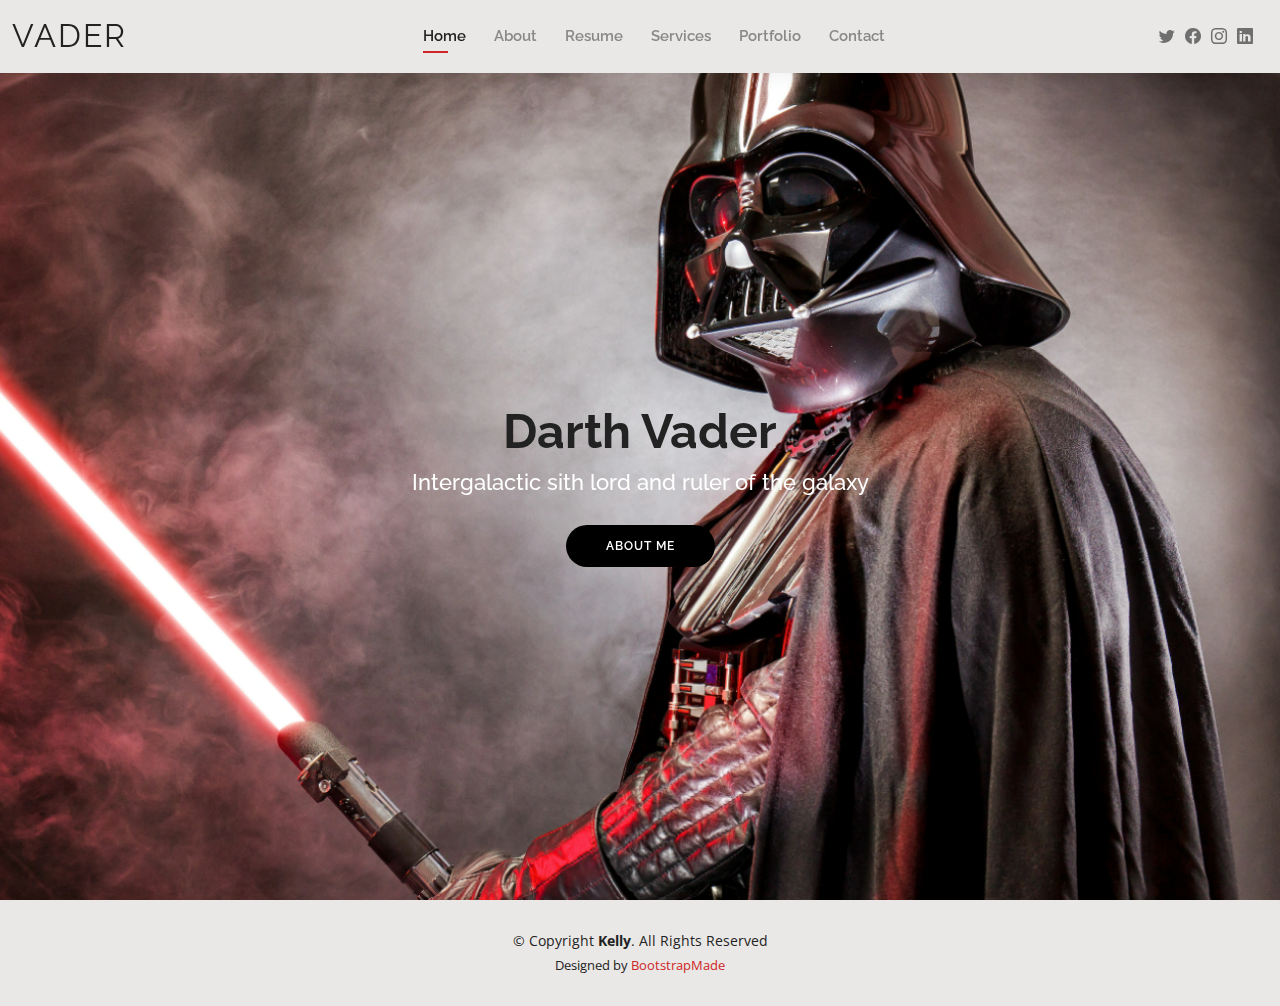
<file: index.html>
<!DOCTYPE html>
<html lang="en">

<head>
  <meta charset="utf-8">
  <meta content="width=device-width, initial-scale=1.0" name="viewport">

  <title>Darth Vader</title>
  <meta content="" name="description">
  <meta content="" name="keywords">

  <!-- Favicons -->
  <link href="assets/img/favicon.png" rel="icon">
  <link href="assets/img/apple-touch-icon.png" rel="apple-touch-icon">

  <!-- Google Fonts -->
  <link href="https://fonts.googleapis.com/css?family=Open+Sans:300,300i,400,400i,600,600i,700,700i|Raleway:300,300i,400,400i,500,500i,600,600i,700,700i|Poppins:300,300i,400,400i,500,500i,600,600i,700,700i" rel="stylesheet">

  <!-- Vendor CSS Files -->
  <link href="assets/vendor/aos/aos.css" rel="stylesheet">
  <link href="assets/vendor/bootstrap/css/bootstrap.min.css" rel="stylesheet">
  <link href="assets/vendor/bootstrap-icons/bootstrap-icons.css" rel="stylesheet">
  <link href="assets/vendor/boxicons/css/boxicons.min.css" rel="stylesheet">
  <link href="assets/vendor/glightbox/css/glightbox.min.css" rel="stylesheet">
  <link href="assets/vendor/swiper/swiper-bundle.min.css" rel="stylesheet">

  <!-- Template Main CSS File -->
  <link href="assets/css/style.css" rel="stylesheet">

  <!-- =======================================================
  * Template Name: Kelly - v4.9.1
  * Template URL: https://bootstrapmade.com/kelly-free-bootstrap-cv-resume-html-template/
  * Author: BootstrapMade.com
  * License: https://bootstrapmade.com/license/
  ======================================================== -->
</head>

<body>

  <!-- ======= Header ======= -->
  <header id="header" class="fixed-top">
    <div class="container-fluid d-flex justify-content-between align-items-center">

      <h1 class="logo me-auto me-lg-0"><a href="index.html">Vader</a></h1>
      <!-- Uncomment below if you prefer to use an image logo -->
      <!-- <a href="index.html" class="logo"><img src="assets/img/logo.png" alt="" class="img-fluid"></a>-->

      <nav id="navbar" class="navbar order-last order-lg-0">
        <ul>
          <li><a class="active" href="index.html">Home</a></li>
          <li><a href="about.html">About</a></li>
          <li><a href="resume.html">Resume</a></li>
          <li><a href="services.html">Services</a></li>
          <li><a href="portfolio.html">Portfolio</a></li>
          <li><a href="contact.html">Contact</a></li>
        </ul>
        <i class="bi bi-list mobile-nav-toggle"></i>
      </nav><!-- .navbar -->

      <div class="header-social-links">
        <a href="https://twitter.com/darthvader" class="twitter"><i class="bi bi-twitter"></i></a>
        <a href="https://www.facebook.com/VaderSWAG77/" class="facebook"><i class="bi bi-facebook"></i></a>
        <a href="https://www.instagram.com/official_darthvader/?hl=en" class="instagram"><i class="bi bi-instagram"></i></a>
        <a href="https://i.imgflip.com/6jhg6e.jpg" class="linkedin"><i class="bi bi-linkedin"></i></a>
      </div>

    </div>

  </header><!-- End Header -->

  <!-- ======= Hero Section ======= -->
  <section id="hero" class="d-flex align-items-center">
    <div class="container d-flex flex-column align-items-center" data-aos="zoom-in" data-aos-delay="100">
      <h1>Darth Vader</h1>
      <h2>Intergalactic sith lord and ruler of the galaxy</h2>
      <a href="about.html" class="btn-about">About Me</a>
    </div>
  </section><!-- End Hero -->

  <!-- ======= Footer ======= -->
  <footer id="footer">
    <div class="container">
      <div class="copyright">
        &copy; Copyright <strong><span>Kelly</span></strong>. All Rights Reserved
      </div>
      <div class="credits">
        <!-- All the links in the footer should remain intact. -->
        <!-- You can delete the links only if you purchased the pro version. -->
        <!-- Licensing information: https://bootstrapmade.com/license/ -->
        <!-- Purchase the pro version with working PHP/AJAX contact form: https://bootstrapmade.com/kelly-free-bootstrap-cv-resume-html-template/ -->
        Designed by <a href="https://bootstrapmade.com/">BootstrapMade</a>
      </div>
    </div>
  </footer><!-- End  Footer -->

  <div id="preloader"></div>
  <a href="#" class="back-to-top d-flex align-items-center justify-content-center"><i class="bi bi-arrow-up-short"></i></a>

  <!-- Vendor JS Files -->
  <script src="assets/vendor/purecounter/purecounter_vanilla.js"></script>
  <script src="assets/vendor/aos/aos.js"></script>
  <script src="assets/vendor/bootstrap/js/bootstrap.bundle.min.js"></script>
  <script src="assets/vendor/glightbox/js/glightbox.min.js"></script>
  <script src="assets/vendor/isotope-layout/isotope.pkgd.min.js"></script>
  <script src="assets/vendor/swiper/swiper-bundle.min.js"></script>
  <script src="assets/vendor/waypoints/noframework.waypoints.js"></script>
  <script src="assets/vendor/php-email-form/validate.js"></script>

  <!-- Template Main JS File -->
  <script src="assets/js/main.js"></script>

</body>

</html>
</file>
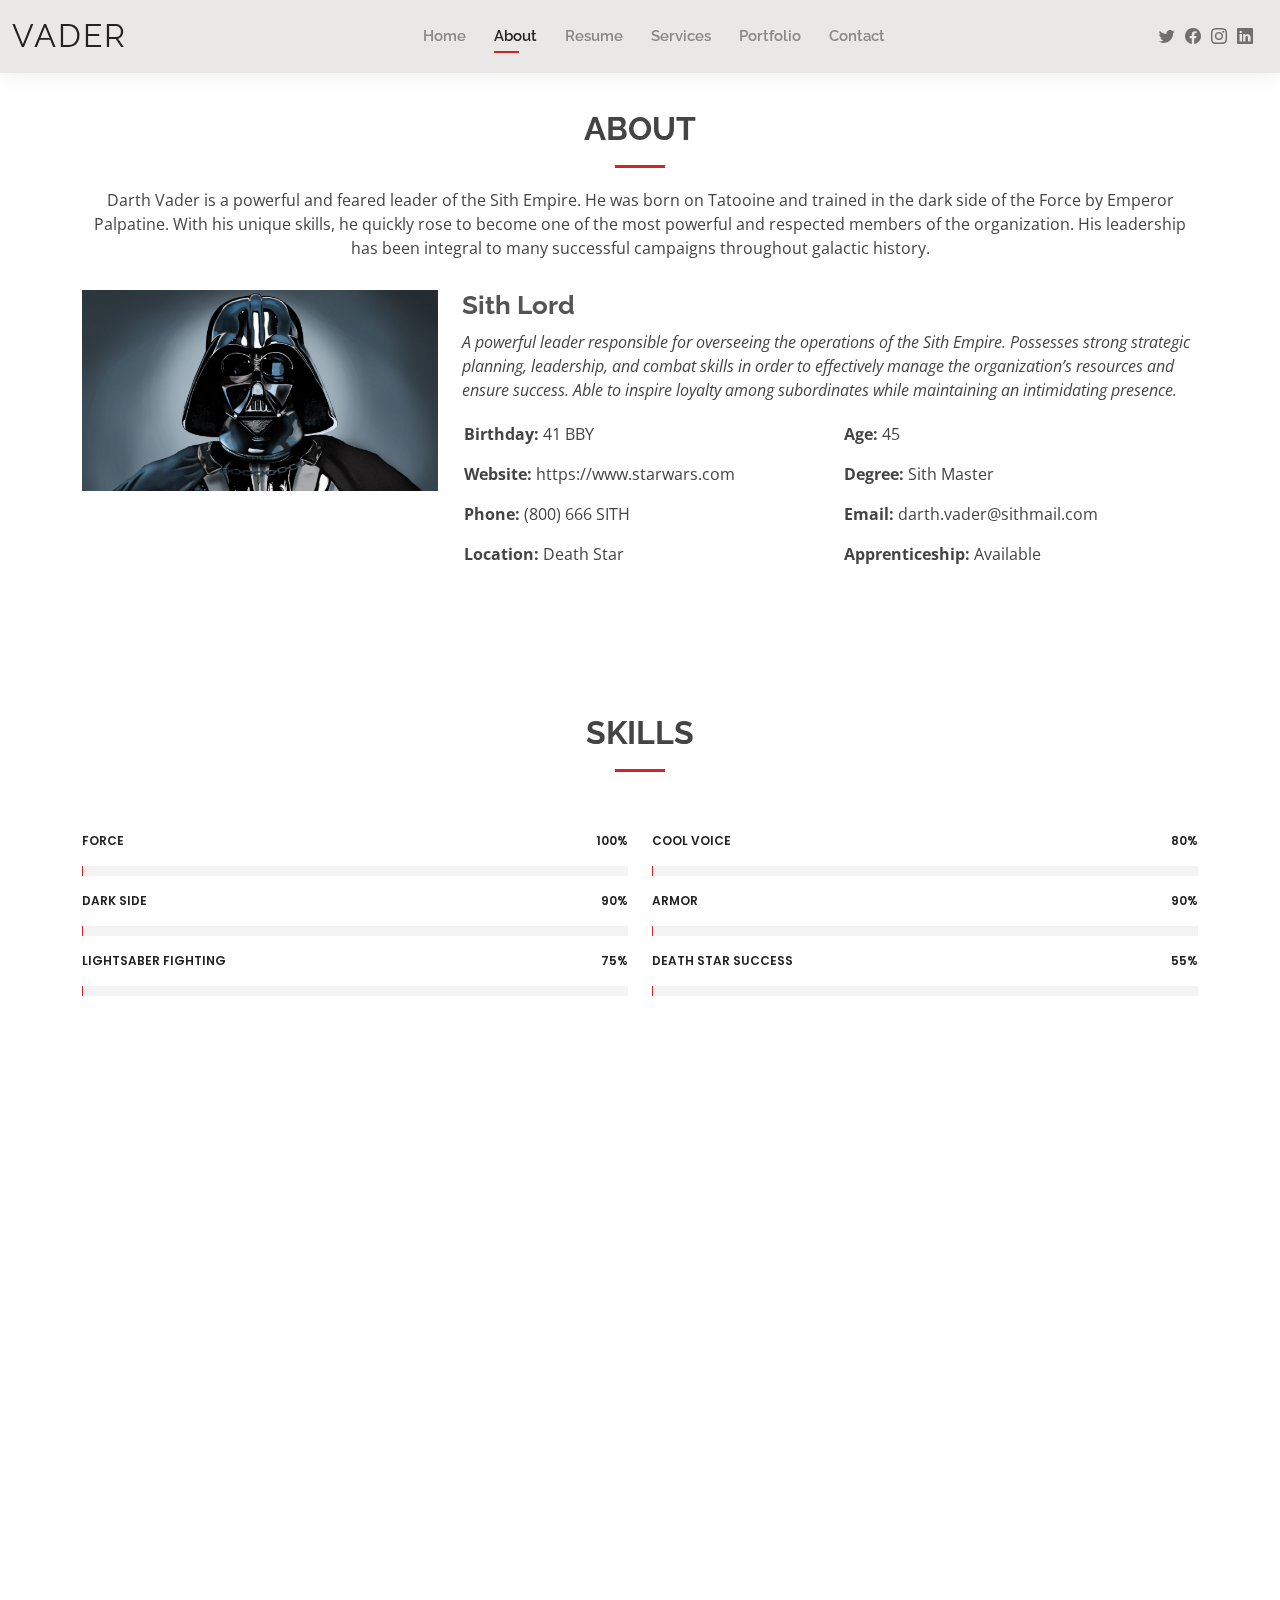
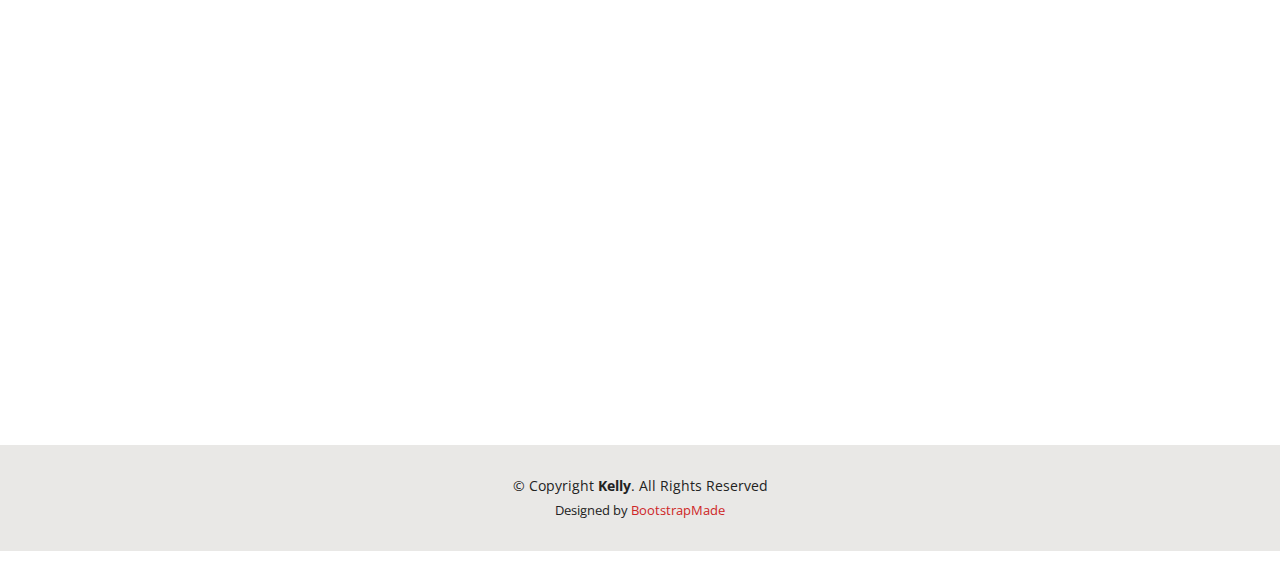
<file: about.html>
<!DOCTYPE html>
<html lang="en">

<head>
  <meta charset="utf-8">
  <meta content="width=device-width, initial-scale=1.0" name="viewport">

  <title>About - Darth Vader</title>
  <meta content="" name="description">
  <meta content="" name="keywords">

  <!-- Favicons -->
  <link href="assets/img/favicon.png" rel="icon">
  <link href="assets/img/apple-touch-icon.png" rel="apple-touch-icon">

  <!-- Google Fonts -->
  <link href="https://fonts.googleapis.com/css?family=Open+Sans:300,300i,400,400i,600,600i,700,700i|Raleway:300,300i,400,400i,500,500i,600,600i,700,700i|Poppins:300,300i,400,400i,500,500i,600,600i,700,700i" rel="stylesheet">

  <!-- Vendor CSS Files -->
  <link href="assets/vendor/aos/aos.css" rel="stylesheet">
  <link href="assets/vendor/bootstrap/css/bootstrap.min.css" rel="stylesheet">
  <link href="assets/vendor/bootstrap-icons/bootstrap-icons.css" rel="stylesheet">
  <link href="assets/vendor/boxicons/css/boxicons.min.css" rel="stylesheet">
  <link href="assets/vendor/glightbox/css/glightbox.min.css" rel="stylesheet">
  <link href="assets/vendor/swiper/swiper-bundle.min.css" rel="stylesheet">

  <!-- Template Main CSS File -->
  <link href="assets/css/style.css" rel="stylesheet">

  <!-- =======================================================
  * Template Name: Kelly - v4.9.1
  * Template URL: https://bootstrapmade.com/kelly-free-bootstrap-cv-resume-html-template/
  * Author: BootstrapMade.com
  * License: https://bootstrapmade.com/license/
  ======================================================== -->
</head>

<body>

  <!-- ======= Header ======= -->
  <header id="header" class="fixed-top">
    <div class="container-fluid d-flex justify-content-between align-items-center">

      <h1 class="logo me-auto me-lg-0"><a href="index.html">Vader</a></h1>
      <!-- Uncomment below if you prefer to use an image logo -->
      <!-- <a href="index.html" class="logo"><img src="assets/img/logo.png" alt="" class="img-fluid"></a>-->

      <nav id="navbar" class="navbar order-last order-lg-0">
        <ul>
          <li><a href="index.html">Home</a></li>
          <li><a class="active" href="about.html">About</a></li>
          <li><a href="resume.html">Resume</a></li>
          <li><a href="services.html">Services</a></li>
          <li><a href="portfolio.html">Portfolio</a></li>
          <li><a href="contact.html">Contact</a></li>
        </ul>
        <i class="bi bi-list mobile-nav-toggle"></i>
      </nav><!-- .navbar -->

      <div class="header-social-links">
        <a href="https://twitter.com/darthvader" class="twitter"><i class="bi bi-twitter"></i></a>
        <a href="https://www.facebook.com/VaderSWAG77/" class="facebook"><i class="bi bi-facebook"></i></a>
        <a href="https://www.instagram.com/official_darthvader/?hl=en" class="instagram"><i class="bi bi-instagram"></i></a>
        <a href="https://i.imgflip.com/6jhg6e.jpg" class="linkedin"><i class="bi bi-linkedin"></i></a>
      </div>

    </div>

  </header><!-- End Header -->

  <main id="main">

    <!-- ======= About Section ======= -->
    <section id="about" class="about">
      <div class="container" data-aos="fade-up">

        <div class="section-title">
          <h2>About</h2>
          <p>Darth Vader is a powerful and feared leader of the Sith Empire. He was born on Tatooine and trained in the dark side of the Force by Emperor Palpatine. With his unique skills, he quickly rose to become one of the most powerful and respected members of the organization. His leadership has been integral to many successful campaigns throughout galactic history.</p>
        </div>

        <div class="row">
          <div class="col-lg-4">
            <img src="assets/img/vader-headshot.jpg" class="img-fluid" alt="">
          </div>
          <div class="col-lg-8 pt-4 pt-lg-0 content">
            <h3>Sith Lord</h3>
            <p class="fst-italic">
              A powerful leader responsible for overseeing the operations of the Sith Empire.
              Possesses strong strategic planning, leadership, and combat skills in order to effectively manage the
              organization’s resources and ensure success. Able to inspire loyalty among subordinates while maintaining
              an intimidating presence.
            </p>
            <div class="row">
              <div class="col-lg-6">
                <ul>
                  <li><i class="bi bi-rounded-right"></i> <strong>Birthday:</strong> 41 BBY</li>
                  <li><i class="bi bi-rounded-right"></i> <strong>Website:</strong> https://www.starwars.com</li>
                  <li><i class="bi bi-rounded-right"></i> <strong>Phone:</strong> (800) 666 SITH</li>
                  <li><i class="bi bi-rounded-right"></i> <strong>Location:</strong> Death Star</li>
                </ul>
              </div>
              <div class="col-lg-6">
                <ul>
                  <li><i class="bi bi-rounded-right"></i> <strong>Age:</strong> 45</li>
                  <li><i class="bi bi-rounded-right"></i> <strong>Degree:</strong> Sith Master</li>
                  <li><i class="bi bi-rounded-right"></i> <strong>Email:</strong> darth.vader@sithmail.com</li>
                  <li><i class="bi bi-rounded-right"></i> <strong>Apprenticeship:</strong> Available</li>
                </ul>
              </div>
            </div>
          </div>
        </div>

      </div>
    </section><!-- End About Section -->

    <!-- ======= Skills Section ======= -->
    <section id="skills" class="skills">
      <div class="container" data-aos="fade-up">

        <div class="section-title">
          <h2>Skills</h2>
        </div>

        <div class="row skills-content">

          <div class="col-lg-6">

            <div class="progress">
              <span class="skill">Force <i class="val">100%</i></span>
              <div class="progress-bar-wrap">
                <div class="progress-bar" role="progressbar" aria-valuenow="100" aria-valuemin="0" aria-valuemax="100"></div>
              </div>
            </div>

            <div class="progress">
              <span class="skill">Dark Side <i class="val">90%</i></span>
              <div class="progress-bar-wrap">
                <div class="progress-bar" role="progressbar" aria-valuenow="90" aria-valuemin="0" aria-valuemax="100"></div>
              </div>
            </div>

            <div class="progress">
              <span class="skill">Lightsaber Fighting <i class="val">75%</i></span>
              <div class="progress-bar-wrap">
                <div class="progress-bar" role="progressbar" aria-valuenow="75" aria-valuemin="0" aria-valuemax="100"></div>
              </div>
            </div>

          </div>

          <div class="col-lg-6">

            <div class="progress">
              <span class="skill">Cool Voice <i class="val">80%</i></span>
              <div class="progress-bar-wrap">
                <div class="progress-bar" role="progressbar" aria-valuenow="80" aria-valuemin="0" aria-valuemax="100"></div>
              </div>
            </div>

            <div class="progress">
              <span class="skill">Armor <i class="val">90%</i></span>
              <div class="progress-bar-wrap">
                <div class="progress-bar" role="progressbar" aria-valuenow="90" aria-valuemin="0" aria-valuemax="100"></div>
              </div>
            </div>

            <div class="progress">
              <span class="skill">Death Star Success <i class="val">55%</i></span>
              <div class="progress-bar-wrap">
                <div class="progress-bar" role="progressbar" aria-valuenow="55" aria-valuemin="0" aria-valuemax="100"></div>
              </div>
            </div>

          </div>

        </div>

      </div>
    </section><!-- End Skills Section -->

    <!-- ======= Facts Section ======= -->
    <section id="facts" class="facts">
      <div class="container" data-aos="fade-up">

        <div class="section-title">
          <h2>Facts</h2>
          <p>Through years of dedication and discipline, I have become a powerful Sith Master. My mastery over the dark side of the Force
            has made me an incredibly formidable force to be reckoned with, as evidenced by my impressive statistics.</p>
        </div>

        <div class="row counters">

          <div class="col-lg-3 col-6 text-center">
            <span data-purecounter-start="0" data-purecounter-end="1744" data-purecounter-duration="1" class="purecounter"></span>
            <p>Kills</p>
          </div>

          <div class="col-lg-3 col-6 text-center">
            <span data-purecounter-start="0" data-purecounter-end="14" data-purecounter-duration="1" class="purecounter"></span>
            <p>Duels</p>
          </div>

          <div class="col-lg-3 col-6 text-center">
            <span data-purecounter-start="0" data-purecounter-end="3" data-purecounter-duration="1" class="purecounter"></span>
            <p>Apprentices</p>
          </div>

          <div class="col-lg-3 col-6 text-center">
            <span data-purecounter-start="0" data-purecounter-end="7" data-purecounter-duration="1" class="purecounter"></span>
            <p>Movie Appearances</p>
          </div>

        </div>

      </div>
    </section><!-- End Facts Section -->

    <!-- ======= Testimonials Section ======= -->
    <section id="testimonials" class="testimonials">
      <div class="container" data-aos="fade-up">

        <div class="section-title">
          <h2>Testimonials</h2>
          <p>My power and influence have earned me the respect of many throughout the galaxy. Here are some of my greatest accomplishments, as witnessed by others.</p>
        </div>

        <div class="testimonials-slider swiper" data-aos="fade-up" data-aos-delay="100">
          <div class="swiper-wrapper">

            <div class="swiper-slide">
              <div class="testimonial-item">
                <img src="assets/img/testimonials/Palpatine_1.webp" class="testimonial-img" alt="">
                <h3>Darth Sidious</h3>
                <h4>Sith Master</h4>
                <p>
                  <i class="bx bxs-quote-alt-left quote-icon-left"></i>
                  Darth Vader is an invaluable asset to the Sith Empire. He has proven himself time and again with his strategic planning, leadership, and combat skills. His loyalty to the cause is unwavering, making him a powerful ally in our mission for galactic domination.
                  <i class="bx bxs-quote-alt-right quote-icon-right"></i>
                </p>
              </div>
            </div><!-- End testimonial item -->

            <div class="swiper-slide">
              <div class="testimonial-item">
                <img src="assets/img/testimonials/tarkin.png" class="testimonial-img" alt="">
                <h3>Grand Moff Tarkin</h3>
                <h4>Death Star Commander</h4>
                <p>
                  <i class="bx bxs-quote-alt-left quote-icon-left"></i>
                  I am truly humbled by Darth Vader's achievements in constructing the Death Star. The level of detail and precision that has gone into this project is nothing short of extraordinary. It is a testament to his leadership, determination and vision. I am proud to have been part of such an incredible accomplishment.
                  <i class="bx bxs-quote-alt-right quote-icon-right"></i>
                </p>
              </div>
            </div><!-- End testimonial item -->

            <div class="swiper-slide">
              <div class="testimonial-item">
                <img src="assets/img/testimonials/stormtrooper.png" class="testimonial-img" alt="">
                <h3>TK-421</h3>
                <h4>Stormtrooper</h4>
                <p>
                  <i class="bx bxs-quote-alt-left quote-icon-left"></i>
                  I am in awe of Darth Vader's power and strength. He has been an inspirational leader, pushing us to achieve the impossible with his iron will. While I may not always agree with his methods, there is no denying that he gets results.
                  <i class="bx bxs-quote-alt-right quote-icon-right"></i>
                </p>
              </div>
            </div><!-- End testimonial item -->

            <div class="swiper-slide">
              <div class="testimonial-item">
                <img src="assets/img/testimonials/Obiwankenobi_dsws.webp" class="testimonial-img-p" alt="">
                <h3>Obi-Wan Kenobi</h3>
                <h4>Jedi Master</h4>
                <p>
                  <i class="bx bxs-quote-alt-left quote-icon-left"></i>
                  Darth Vader has been a destructive force in the galaxy, causing chaos and destruction wherever he goes. His lack of empathy and compassion is deeply troubling, making him an unsuitable leader for any cause.
                  <i class="bx bxs-quote-alt-right quote-icon-right"></i>
                </p>
              </div>
            </div><!-- End testimonial item -->

            <!--
            <div class="swiper-slide">
              <div class="testimonial-item">
                <img src="assets/img/testimonials/testimonials-5.jpg" class="testimonial-img" alt="">
                <h3>John Larson</h3>
                <h4>Entrepreneur</h4>
                <p>
                  <i class="bx bxs-quote-alt-left quote-icon-left"></i>
                  Quis quorum aliqua sint quem legam fore sunt eram irure aliqua veniam tempor noster veniam enim culpa labore duis sunt culpa nulla illum cillum fugiat legam esse veniam culpa fore nisi cillum quid.
                  <i class="bx bxs-quote-alt-right quote-icon-right"></i>
                </p>
              </div>
            </div> End testimonial item -->

          </div>
          <div class="swiper-pagination"></div>
        </div>

      </div>
    </section><!-- End Testimonials Section -->

  </main><!-- End #main -->

  <!-- ======= Footer ======= -->
  <footer id="footer">
    <div class="container">
      <div class="copyright">
        &copy; Copyright <strong><span>Kelly</span></strong>. All Rights Reserved
      </div>
      <div class="credits">
        <!-- All the links in the footer should remain intact. -->
        <!-- You can delete the links only if you purchased the pro version. -->
        <!-- Licensing information: https://bootstrapmade.com/license/ -->
        <!-- Purchase the pro version with working PHP/AJAX contact form: https://bootstrapmade.com/kelly-free-bootstrap-cv-resume-html-template/ -->
        Designed by <a href="https://bootstrapmade.com/">BootstrapMade</a>
      </div>
    </div>
  </footer><!-- End  Footer -->

  <div id="preloader"></div>
  <a href="#" class="back-to-top d-flex align-items-center justify-content-center"><i class="bi bi-arrow-up-short"></i></a>

  <!-- Vendor JS Files -->
  <script src="assets/vendor/purecounter/purecounter_vanilla.js"></script>
  <script src="assets/vendor/aos/aos.js"></script>
  <script src="assets/vendor/bootstrap/js/bootstrap.bundle.min.js"></script>
  <script src="assets/vendor/glightbox/js/glightbox.min.js"></script>
  <script src="assets/vendor/isotope-layout/isotope.pkgd.min.js"></script>
  <script src="assets/vendor/swiper/swiper-bundle.min.js"></script>
  <script src="assets/vendor/waypoints/noframework.waypoints.js"></script>
  <script src="assets/vendor/php-email-form/validate.js"></script>

  <!-- Template Main JS File -->
  <script src="assets/js/main.js"></script>

</body>

</html>
</file>
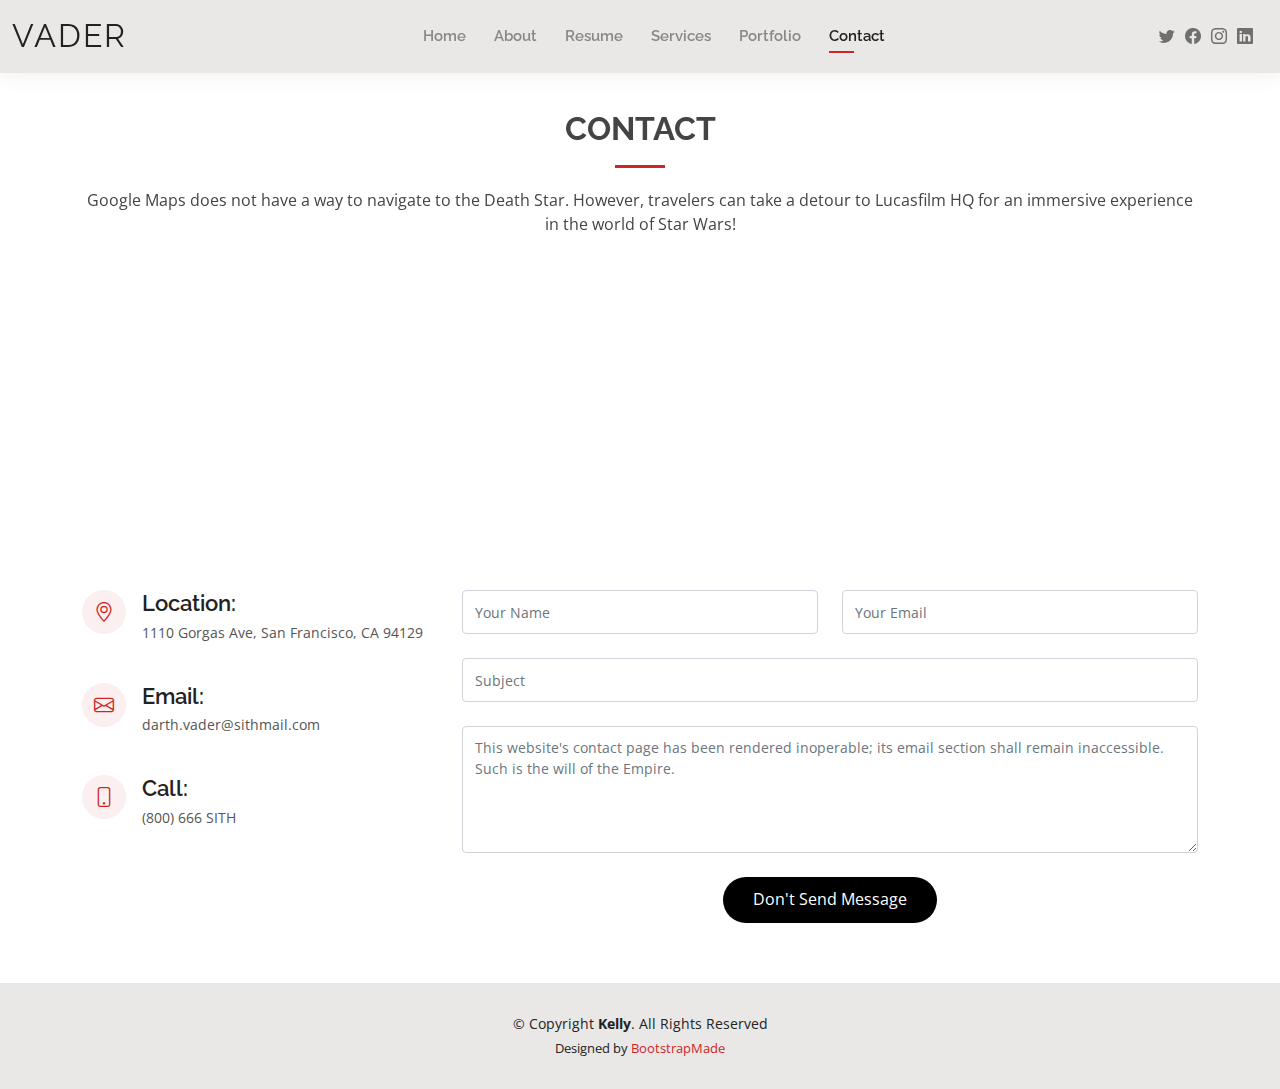
<file: contact.html>
<!DOCTYPE html>
<html lang="en">

<head>
  <meta charset="utf-8">
  <meta content="width=device-width, initial-scale=1.0" name="viewport">

  <title>Contact - Darth Vader</title>
  <meta content="" name="description">
  <meta content="" name="keywords">

  <!-- Favicons -->
  <link href="assets/img/favicon.png" rel="icon">
  <link href="assets/img/apple-touch-icon.png" rel="apple-touch-icon">

  <!-- Google Fonts -->
  <link href="https://fonts.googleapis.com/css?family=Open+Sans:300,300i,400,400i,600,600i,700,700i|Raleway:300,300i,400,400i,500,500i,600,600i,700,700i|Poppins:300,300i,400,400i,500,500i,600,600i,700,700i" rel="stylesheet">

  <!-- Vendor CSS Files -->
  <link href="assets/vendor/aos/aos.css" rel="stylesheet">
  <link href="assets/vendor/bootstrap/css/bootstrap.min.css" rel="stylesheet">
  <link href="assets/vendor/bootstrap-icons/bootstrap-icons.css" rel="stylesheet">
  <link href="assets/vendor/boxicons/css/boxicons.min.css" rel="stylesheet">
  <link href="assets/vendor/glightbox/css/glightbox.min.css" rel="stylesheet">
  <link href="assets/vendor/swiper/swiper-bundle.min.css" rel="stylesheet">

  <!-- Template Main CSS File -->
  <link href="assets/css/style.css" rel="stylesheet">

  <!-- =======================================================
  * Template Name: Kelly - v4.9.1
  * Template URL: https://bootstrapmade.com/kelly-free-bootstrap-cv-resume-html-template/
  * Author: BootstrapMade.com
  * License: https://bootstrapmade.com/license/
  ======================================================== -->
</head>

<body>

  <!-- ======= Header ======= -->
  <header id="header" class="fixed-top">
    <div class="container-fluid d-flex justify-content-between align-items-center">

      <h1 class="logo me-auto me-lg-0"><a href="index.html">Vader</a></h1>
      <!-- Uncomment below if you prefer to use an image logo -->
      <!-- <a href="index.html" class="logo"><img src="assets/img/logo.png" alt="" class="img-fluid"></a>-->

      <nav id="navbar" class="navbar order-last order-lg-0">
        <ul>
          <li><a href="index.html">Home</a></li>
          <li><a href="about.html">About</a></li>
          <li><a href="resume.html">Resume</a></li>
          <li><a href="services.html">Services</a></li>
          <li><a href="portfolio.html">Portfolio</a></li>
          <li><a class="active" href="contact.html">Contact</a></li>
        </ul>
        <i class="bi bi-list mobile-nav-toggle"></i>
      </nav><!-- .navbar -->

      <div class="header-social-links">
        <a href="https://twitter.com/darthvader" class="twitter"><i class="bi bi-twitter"></i></a>
        <a href="https://www.facebook.com/VaderSWAG77/" class="facebook"><i class="bi bi-facebook"></i></a>
        <a href="https://www.instagram.com/official_darthvader/?hl=en" class="instagram"><i class="bi bi-instagram"></i></a>
        <a href="https://i.imgflip.com/6jhg6e.jpg" class="linkedin"><i class="bi bi-linkedin"></i></a>
      </div>

    </div>

  </header><!-- End Header -->

  <main id="main">

    <!-- ======= Contact Section ======= -->
    <section id="contact" class="contact">
      <div class="container" data-aos="fade-up">

        <div class="section-title">
          <h2>Contact</h2>
          <p>Google Maps does not have a way to navigate to the Death Star. However, travelers can take a detour to Lucasfilm HQ for an immersive experience in the world of Star Wars!</p>
        </div>

        <div>
          <iframe style="border:0; width: 100%; height: 270px;" src="https://www.google.com/maps/embed?pb=!1m18!1m12!1m3!1d3152.6110896930704!2d-122.45050130000001!3d37.7991531!2m3!1f0!2f0!3f0!3m2!1i1024!2i768!4f13.1!3m3!1m2!1s0x8085872a43a2a53f%3A0xd9ed9a1c2b8aa820!2sLucasfilm!5e0!3m2!1sen!2sus!4v1670281756042!5m2!1sen!2sus" frameborder="0" allowfullscreen></iframe>
        </div>

        <div class="row mt-5">

          <div class="col-lg-4">
            <div class="info">
              <div class="address">
                <i class="bi bi-geo-alt"></i>
                <h4>Location:</h4>
                <p>1110 Gorgas Ave, San Francisco, CA 94129</p>
              </div>

              <div class="email">
                <i class="bi bi-envelope"></i>
                <h4>Email:</h4>
                <p>darth.vader@sithmail.com</p>
              </div>

              <div class="phone">
                <i class="bi bi-phone"></i>
                <h4>Call:</h4>
                <p>(800) 666 SITH</p>
              </div>

            </div>

          </div>

          <div class="col-lg-8 mt-5 mt-lg-0">

            <form action="forms/contact.php" method="post" role="form" class="php-email-form">
              <div class="row">
                <div class="col-md-6 form-group">
                  <input type="text" name="name" class="form-control" id="name" placeholder="Your Name" required>
                </div>
                <div class="col-md-6 form-group mt-3 mt-md-0">
                  <input type="email" class="form-control" name="email" id="email" placeholder="Your Email" required>
                </div>
              </div>
              <div class="form-group mt-3">
                <input type="text" class="form-control" name="subject" id="subject" placeholder="Subject" required>
              </div>
              <div class="form-group mt-3">
                <textarea class="form-control" name="message" rows="5" placeholder="This website's contact page has been rendered inoperable; its email section shall remain inaccessible. Such is the will of the Empire." required></textarea>
              </div>
              <div class="my-3">
                <div class="loading">Loading</div>
                <div class="error-message"></div>
                <div class="sent-message">Your message has been sent. You are to be commended for your obedience.</div>
              </div>
              <div class="text-center"><button type="submit">Don't Send Message</button></div>
            </form>

          </div>

        </div>

      </div>
    </section><!-- End Contact Section -->

  </main><!-- End #main -->

  <!-- ======= Footer ======= -->
  <footer id="footer">
    <div class="container">
      <div class="copyright">
        &copy; Copyright <strong><span>Kelly</span></strong>. All Rights Reserved
      </div>
      <div class="credits">
        <!-- All the links in the footer should remain intact. -->
        <!-- You can delete the links only if you purchased the pro version. -->
        <!-- Licensing information: https://bootstrapmade.com/license/ -->
        <!-- Purchase the pro version with working PHP/AJAX contact form: https://bootstrapmade.com/kelly-free-bootstrap-cv-resume-html-template/ -->
        Designed by <a href="https://bootstrapmade.com/">BootstrapMade</a>
      </div>
    </div>
  </footer><!-- End  Footer -->

  <div id="preloader"></div>
  <a href="#" class="back-to-top d-flex align-items-center justify-content-center"><i class="bi bi-arrow-up-short"></i></a>

  <!-- Vendor JS Files -->
  <script src="assets/vendor/purecounter/purecounter_vanilla.js"></script>
  <script src="assets/vendor/aos/aos.js"></script>
  <script src="assets/vendor/bootstrap/js/bootstrap.bundle.min.js"></script>
  <script src="assets/vendor/glightbox/js/glightbox.min.js"></script>
  <script src="assets/vendor/isotope-layout/isotope.pkgd.min.js"></script>
  <script src="assets/vendor/swiper/swiper-bundle.min.js"></script>
  <script src="assets/vendor/waypoints/noframework.waypoints.js"></script>
  <script src="assets/vendor/php-email-form/validate.js"></script>

  <!-- Template Main JS File -->
  <script src="assets/js/main.js"></script>

</body>

</html>
</file>
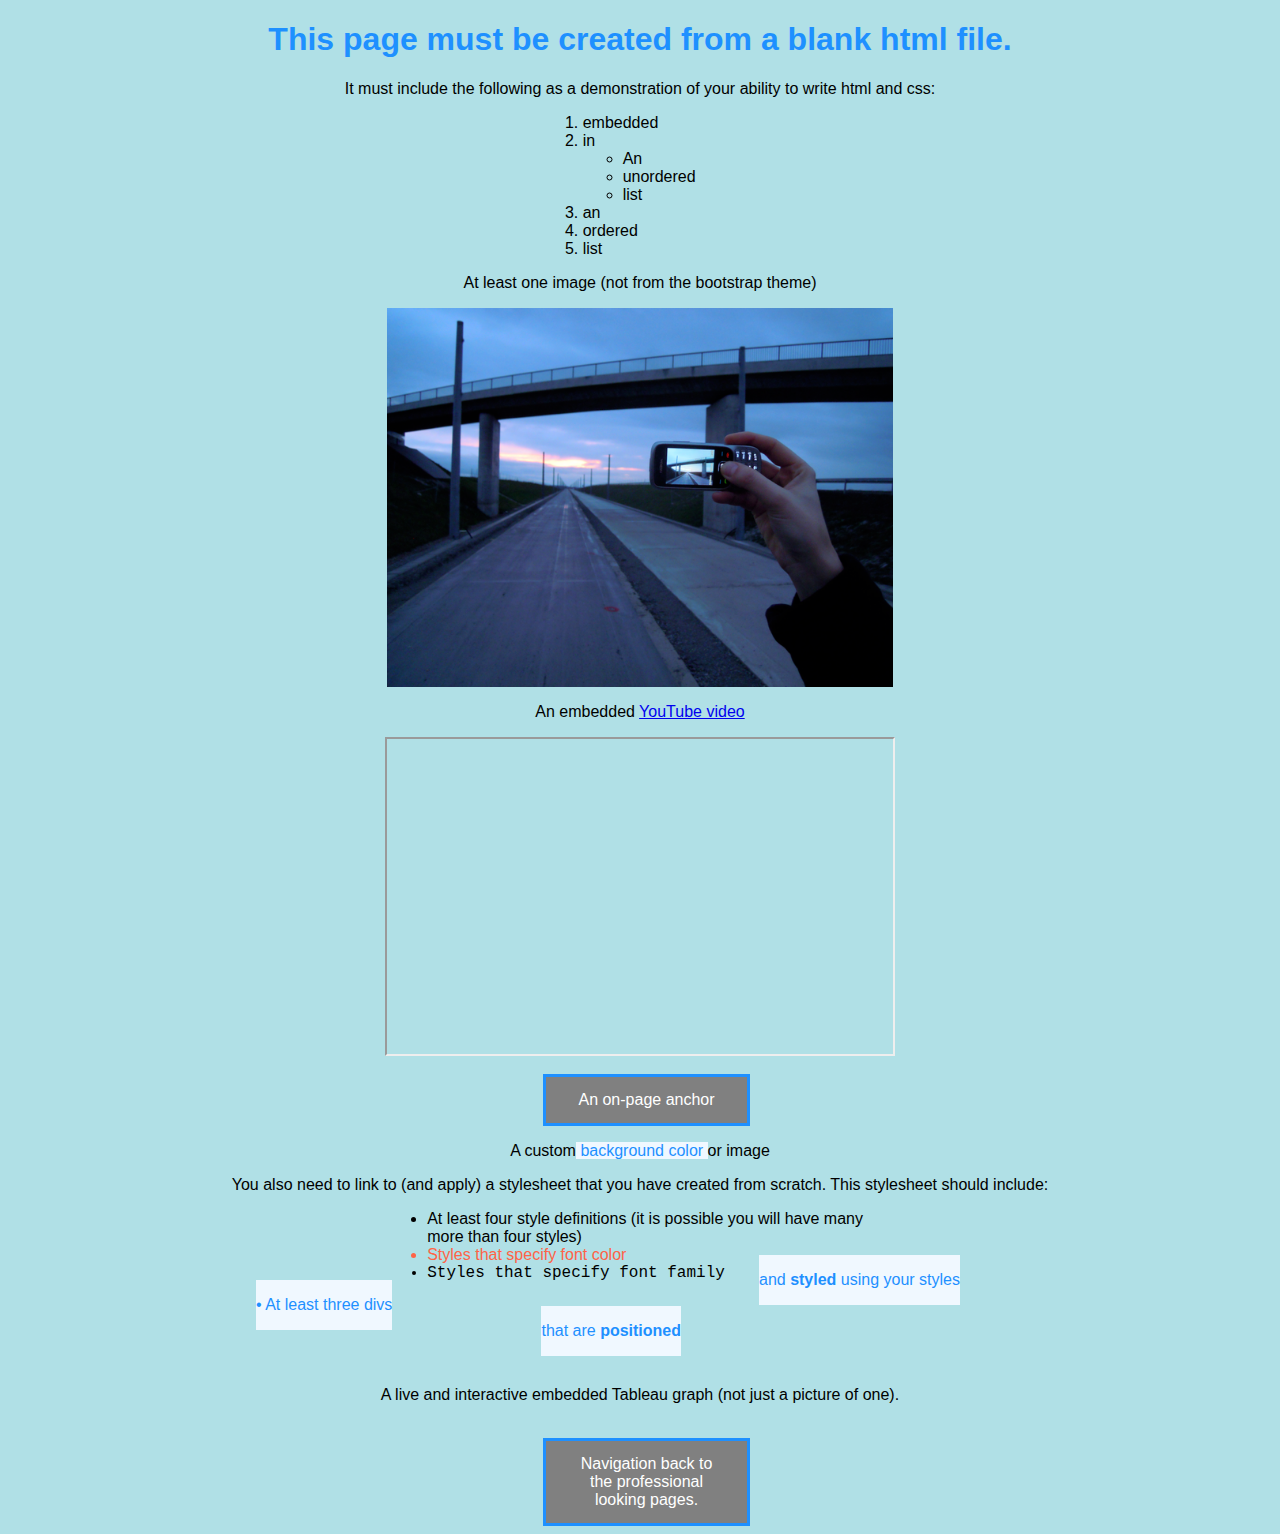
<file: new.html>
<!DOCTYPE html>
<html>
<head>
<title>From-scratch page</title>
<link rel="stylesheet" href="assets/css/new.css">
<link rel="icon" href="assets/img/html.png">
</head>
<body style="background-color:powderblue;" id="anchor">

<h1>This page must be created from a blank html file.</h1>

<div>
    <p>It must include the following as a demonstration of your ability to write html and css:</p>
</div>

<ol class="list">
    <li>embedded</li>
    <li>in</li>
    <ul>
        <li>An</li>
        <li>unordered</li>
        <li>list</li>
    </ul>
    <li>an</li>
    <li>ordered</li>
    <li>list</li>
</ol>

<p>At least one image (not from the bootstrap theme)</p>

<div class="image">
    <a href="https://en.wikipedia.org/wiki/Image"><img src="assets/img/portfolio/image.png" alt="At least one image (not from the bootstrap theme)"></a>
</div>

<p>An embedded <a href="https://www.google.com/search?q=what+is+the+first+youtube+video&rlz=1C1UEAD_enUS958US958&oq=what+is+the+first+you&aqs=chrome.1.69i57j0i512l9.4349j0j7&sourceid=chrome&ie=UTF-8">YouTube video</a></p>

<iframe width="420" height="315"
src="https://www.youtube.com/embed/jNQXAC9IVRw">
</iframe><br>

<div class="links">
    <a href="#anchor" class="button">An on-page anchor</a><br>
</div>

<p>A custom<span class="background">  background color </span>or image</p>

<p>You also need to link to (and apply) a stylesheet that you have created from scratch. This stylesheet should include:</p>

<ul class="css">
    <li>At least four style definitions (it is possible you will have many more than four styles)</li>
    <li class="font-color">Styles that specify font color</li>
    <li class="font-family">Styles that specify font family</li>
</ul><br><br><br><br>

<div class="position one">
    <p>• At least three divs</p>
</div>
<div class="position two">
    <p>that are <strong>positioned</strong></p>
</div>
<div class="position three">
    <p>and <strong>styled</strong> using your styles</p>
</div>

<p>A live and interactive embedded Tableau graph (not just a picture of one).</p>

<div class='tableauPlaceholder' id='viz1671037560425' style='position: relative'><noscript><a href='#'><img alt='Timeline ' src='https:&#47;&#47;public.tableau.com&#47;static&#47;images&#47;BY&#47;BYUAlumniintheSuperBowl_16437567503580&#47;Timeline&#47;1_rss.png' style='border: none' /></a></noscript><object class='tableauViz'  style='display:none;'><param name='host_url' value='https%3A%2F%2Fpublic.tableau.com%2F' /> <param name='embed_code_version' value='3' /> <param name='site_root' value='' /><param name='name' value='BYUAlumniintheSuperBowl_16437567503580&#47;Timeline' /><param name='tabs' value='no' /><param name='toolbar' value='yes' /><param name='static_image' value='https:&#47;&#47;public.tableau.com&#47;static&#47;images&#47;BY&#47;BYUAlumniintheSuperBowl_16437567503580&#47;Timeline&#47;1.png' /> <param name='animate_transition' value='yes' /><param name='display_static_image' value='yes' /><param name='display_spinner' value='yes' /><param name='display_overlay' value='yes' /><param name='display_count' value='yes' /><param name='language' value='en-US' /></object></div>                <script type='text/javascript'>                    var divElement = document.getElementById('viz1671037560425');                    var vizElement = divElement.getElementsByTagName('object')[0];                    if ( divElement.offsetWidth > 800 ) { vizElement.style.width='1400px';vizElement.style.height='927px';} else if ( divElement.offsetWidth > 500 ) { vizElement.style.width='1400px';vizElement.style.height='927px';} else { vizElement.style.width='100%';vizElement.style.height='1227px';}                     var scriptElement = document.createElement('script');                    scriptElement.src = 'https://public.tableau.com/javascripts/api/viz_v1.js';                    vizElement.parentNode.insertBefore(scriptElement, vizElement);                </script><br>

<div class="links">
    <a href="index.html" class="button">Navigation back to the professional looking pages.</a>
</div>

</body>
</html>
</file>
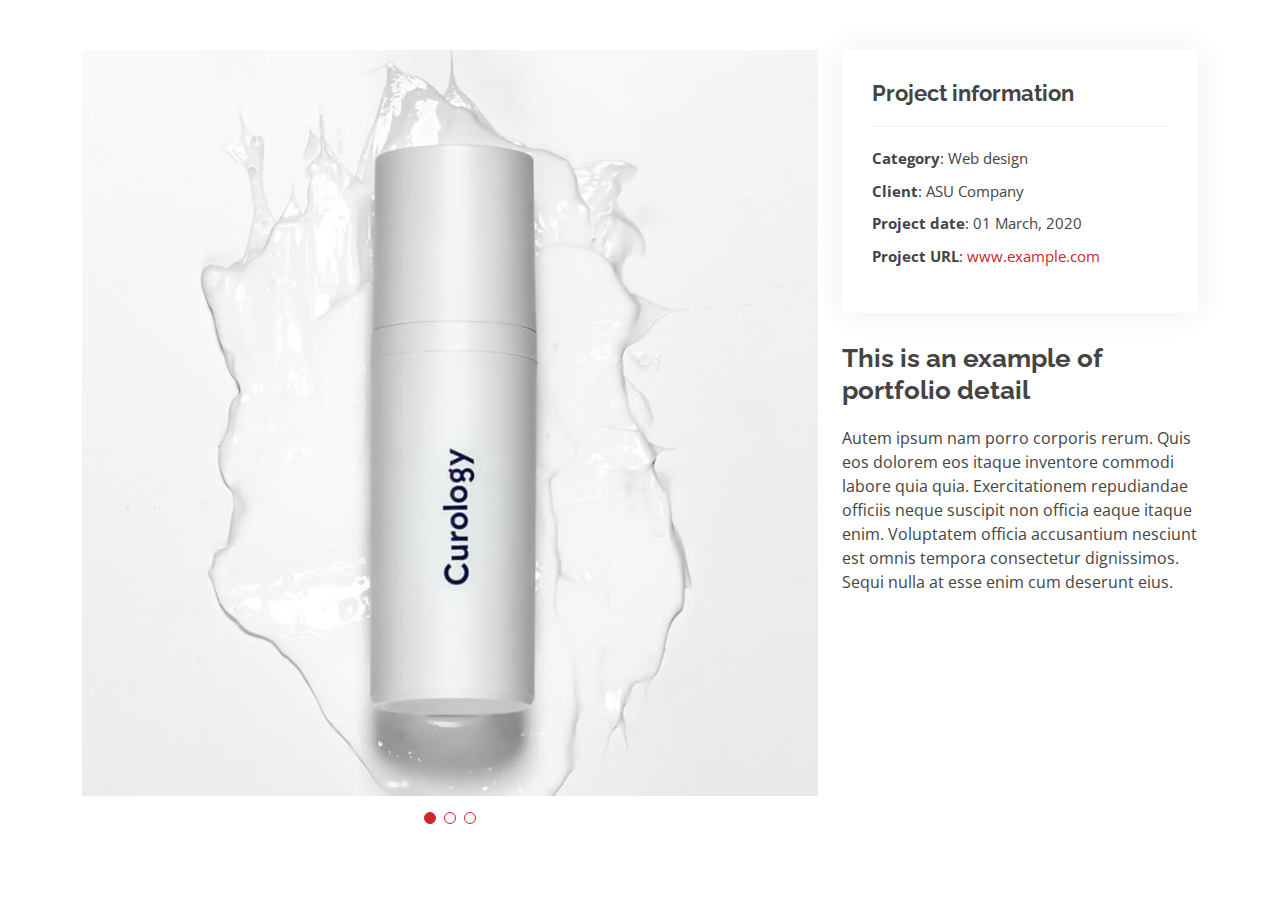
<file: portfolio-details.html>
<!DOCTYPE html>
<html lang="en">

<head>
  <meta charset="utf-8">
  <meta content="width=device-width, initial-scale=1.0" name="viewport">

  <title>Portfolio Details - Kelly Bootstrap Template</title>
  <meta content="" name="description">
  <meta content="" name="keywords">

  <!-- Favicons -->
  <link href="assets/img/favicon.png" rel="icon">
  <link href="assets/img/apple-touch-icon.png" rel="apple-touch-icon">

  <!-- Google Fonts -->
  <link href="https://fonts.googleapis.com/css?family=Open+Sans:300,300i,400,400i,600,600i,700,700i|Raleway:300,300i,400,400i,500,500i,600,600i,700,700i|Poppins:300,300i,400,400i,500,500i,600,600i,700,700i" rel="stylesheet">

  <!-- Vendor CSS Files -->
  <link href="assets/vendor/aos/aos.css" rel="stylesheet">
  <link href="assets/vendor/bootstrap/css/bootstrap.min.css" rel="stylesheet">
  <link href="assets/vendor/bootstrap-icons/bootstrap-icons.css" rel="stylesheet">
  <link href="assets/vendor/boxicons/css/boxicons.min.css" rel="stylesheet">
  <link href="assets/vendor/glightbox/css/glightbox.min.css" rel="stylesheet">
  <link href="assets/vendor/swiper/swiper-bundle.min.css" rel="stylesheet">

  <!-- Template Main CSS File -->
  <link href="assets/css/style.css" rel="stylesheet">

  <!-- =======================================================
  * Template Name: Kelly - v4.9.1
  * Template URL: https://bootstrapmade.com/kelly-free-bootstrap-cv-resume-html-template/
  * Author: BootstrapMade.com
  * License: https://bootstrapmade.com/license/
  ======================================================== -->
</head>

<body>

  <main id="main">

    <!-- ======= Portfolio Details Section ======= -->
    <section id="portfolio-details" class="portfolio-details">
      <div class="container">

        <div class="row gy-4">

          <div class="col-lg-8">
            <div class="portfolio-details-slider swiper">
              <div class="swiper-wrapper align-items-center">

                <div class="swiper-slide">
                  <img src="assets/img/portfolio/portfolio-1.jpg" alt="">
                </div>

                <div class="swiper-slide">
                  <img src="assets/img/portfolio/portfolio-2.jpg" alt="">
                </div>

                <div class="swiper-slide">
                  <img src="assets/img/portfolio/portfolio-3.jpg" alt="">
                </div>

              </div>
              <div class="swiper-pagination"></div>
            </div>
          </div>

          <div class="col-lg-4">
            <div class="portfolio-info">
              <h3>Project information</h3>
              <ul>
                <li><strong>Category</strong>: Web design</li>
                <li><strong>Client</strong>: ASU Company</li>
                <li><strong>Project date</strong>: 01 March, 2020</li>
                <li><strong>Project URL</strong>: <a href="#">www.example.com</a></li>
              </ul>
            </div>
            <div class="portfolio-description">
              <h2>This is an example of portfolio detail</h2>
              <p>
                Autem ipsum nam porro corporis rerum. Quis eos dolorem eos itaque inventore commodi labore quia quia. Exercitationem repudiandae officiis neque suscipit non officia eaque itaque enim. Voluptatem officia accusantium nesciunt est omnis tempora consectetur dignissimos. Sequi nulla at esse enim cum deserunt eius.
              </p>
            </div>
          </div>

        </div>

      </div>
    </section><!-- End Portfolio Details Section -->

  </main><!-- End #main -->

  <div id="preloader"></div>
  <a href="#" class="back-to-top d-flex align-items-center justify-content-center"><i class="bi bi-arrow-up-short"></i></a>

  <!-- Vendor JS Files -->
  <script src="assets/vendor/purecounter/purecounter_vanilla.js"></script>
  <script src="assets/vendor/aos/aos.js"></script>
  <script src="assets/vendor/bootstrap/js/bootstrap.bundle.min.js"></script>
  <script src="assets/vendor/glightbox/js/glightbox.min.js"></script>
  <script src="assets/vendor/isotope-layout/isotope.pkgd.min.js"></script>
  <script src="assets/vendor/swiper/swiper-bundle.min.js"></script>
  <script src="assets/vendor/waypoints/noframework.waypoints.js"></script>
  <script src="assets/vendor/php-email-form/validate.js"></script>

  <!-- Template Main JS File -->
  <script src="assets/js/main.js"></script>

</body>

</html>
</file>
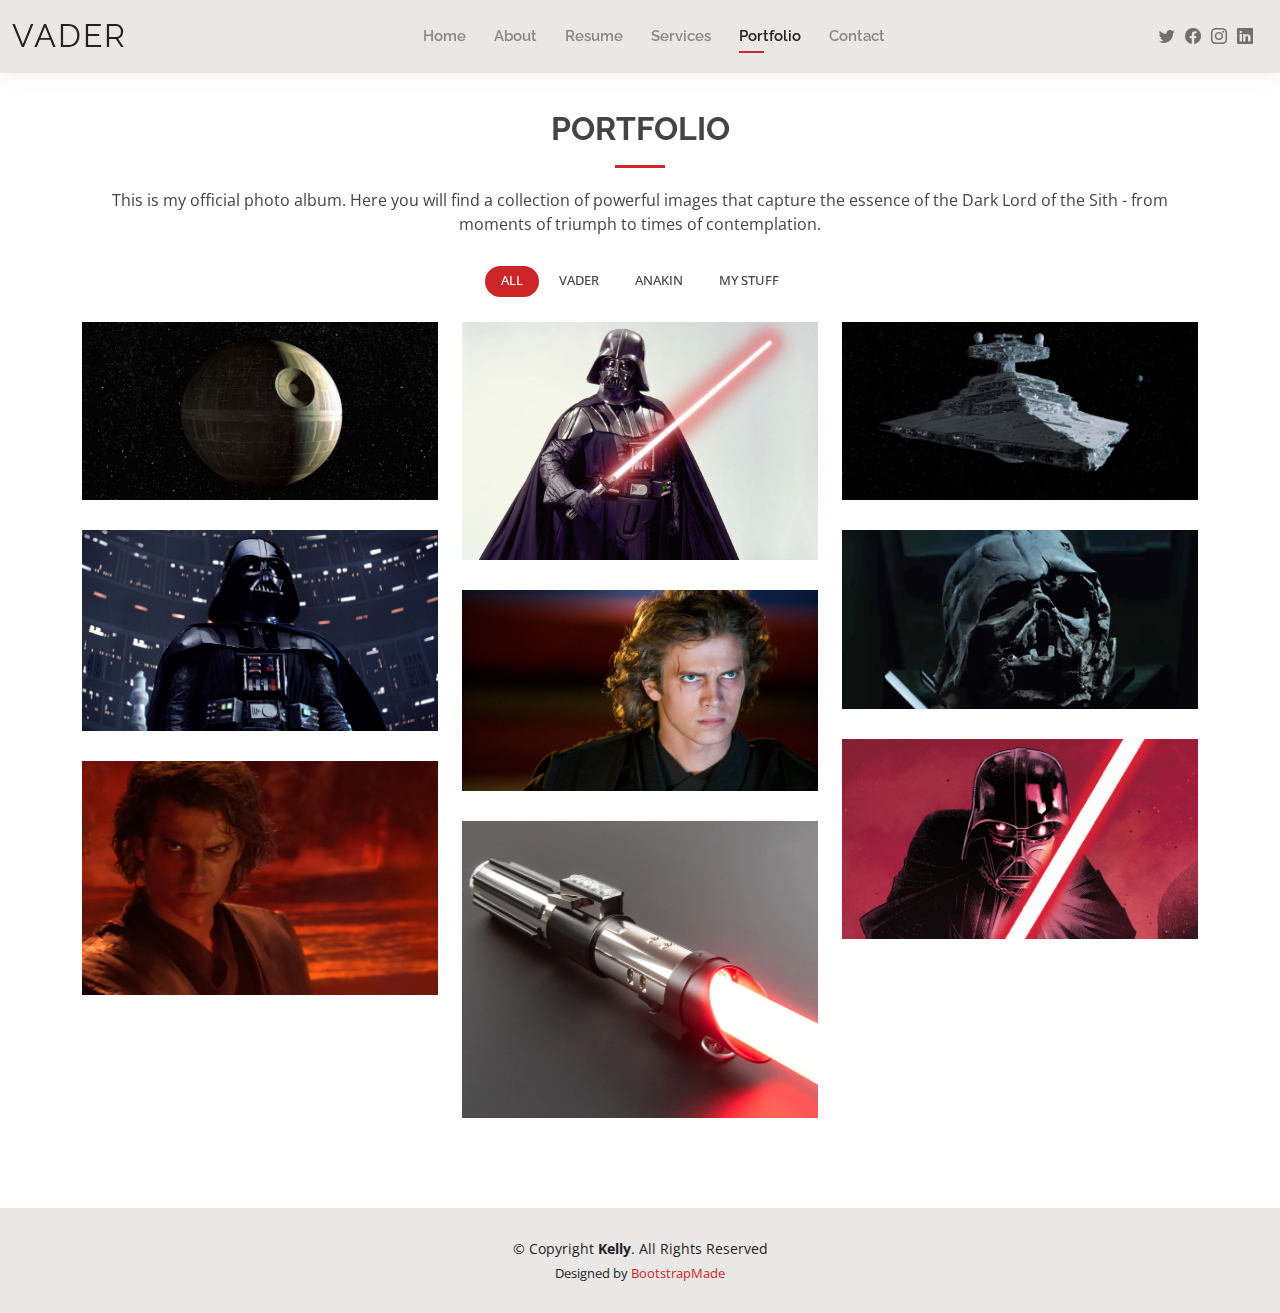
<file: portfolio.html>
<!DOCTYPE html>
<html lang="en">

<head>
  <meta charset="utf-8">
  <meta content="width=device-width, initial-scale=1.0" name="viewport">

  <title>Portfolio - Darth Vader</title>
  <meta content="" name="description">
  <meta content="" name="keywords">

  <!-- Favicons -->
  <link href="assets/img/favicon.png" rel="icon">
  <link href="assets/img/apple-touch-icon.png" rel="apple-touch-icon">

  <!-- Google Fonts -->
  <link href="https://fonts.googleapis.com/css?family=Open+Sans:300,300i,400,400i,600,600i,700,700i|Raleway:300,300i,400,400i,500,500i,600,600i,700,700i|Poppins:300,300i,400,400i,500,500i,600,600i,700,700i" rel="stylesheet">

  <!-- Vendor CSS Files -->
  <link href="assets/vendor/aos/aos.css" rel="stylesheet">
  <link href="assets/vendor/bootstrap/css/bootstrap.min.css" rel="stylesheet">
  <link href="assets/vendor/bootstrap-icons/bootstrap-icons.css" rel="stylesheet">
  <link href="assets/vendor/boxicons/css/boxicons.min.css" rel="stylesheet">
  <link href="assets/vendor/glightbox/css/glightbox.min.css" rel="stylesheet">
  <link href="assets/vendor/swiper/swiper-bundle.min.css" rel="stylesheet">

  <!-- Template Main CSS File -->
  <link href="assets/css/style.css" rel="stylesheet">

  <!-- =======================================================
  * Template Name: Kelly - v4.9.1
  * Template URL: https://bootstrapmade.com/kelly-free-bootstrap-cv-resume-html-template/
  * Author: BootstrapMade.com
  * License: https://bootstrapmade.com/license/
  ======================================================== -->
</head>

<body>

  <!-- ======= Header ======= -->
  <header id="header" class="fixed-top">
    <div class="container-fluid d-flex justify-content-between align-items-center">

      <h1 class="logo me-auto me-lg-0"><a href="index.html">Vader</a></h1>
      <!-- Uncomment below if you prefer to use an image logo -->
      <!-- <a href="index.html" class="logo"><img src="assets/img/logo.png" alt="" class="img-fluid"></a>-->

      <nav id="navbar" class="navbar order-last order-lg-0">
        <ul>
          <li><a href="index.html">Home</a></li>
          <li><a href="about.html">About</a></li>
          <li><a href="resume.html">Resume</a></li>
          <li><a href="services.html">Services</a></li>
          <li><a class="active" href="portfolio.html">Portfolio</a></li>
          <li><a href="contact.html">Contact</a></li>
        </ul>
        <i class="bi bi-list mobile-nav-toggle"></i>
      </nav><!-- .navbar -->

      <div class="header-social-links">
        <a href="https://twitter.com/darthvader" class="twitter"><i class="bi bi-twitter"></i></a>
        <a href="https://www.facebook.com/VaderSWAG77/" class="facebook"><i class="bi bi-facebook"></i></a>
        <a href="https://www.instagram.com/official_darthvader/?hl=en" class="instagram"><i class="bi bi-instagram"></i></a>
        <a href="https://i.imgflip.com/6jhg6e.jpg" class="linkedin"><i class="bi bi-linkedin"></i></a>
      </div>

    </div>

  </header><!-- End Header -->

  <main id="main">

    <!-- ======= Portfolio Section ======= -->
    <section id="portfolio" class="portfolio">
      <div class="container" data-aos="fade-up">

        <div class="section-title">
          <h2>Portfolio</h2>
          <p>This is my official photo album. Here you will find a collection of powerful images that capture the essence of the Dark Lord of the Sith - from moments of triumph to times of contemplation.</p>
        </div>

        <div class="row" data-aos="fade-up" data-aos-delay="100">
          <div class="col-lg-12 d-flex justify-content-center">
            <ul id="portfolio-flters">
              <li data-filter="*" class="filter-active">All</li>
              <li data-filter=".filter-vader">Vader</li>
              <li data-filter=".filter-anakin">Anakin</li>
              <li data-filter=".filter-stuff">My Stuff</li>
            </ul>
          </div>
        </div>

        <div class="row portfolio-container" data-aos="fade-up" data-aos-delay="200">

          <div class="col-lg-4 col-md-6 portfolio-item filter-stuff">
            <div class="portfolio-wrap">
              <img src="assets/img/portfolio/death-star.jpeg" class="img-fluid" alt="">
              <div class="portfolio-info">
                <h4>Home sweet home</h4>
                <p>My Stuff</p>
              </div>
            </div>
          </div>

          <div class="col-lg-4 col-md-6 portfolio-item filter-vader">
            <div class="portfolio-wrap">
              <img src="assets/img/portfolio/lightsaber.jpg" class="img-fluid" alt="">
              <div class="portfolio-info">
                <h4>Weilding my saber</h4>
                <p>Vader</p>
              </div>
            </div>
          </div>

          <div class="col-lg-4 col-md-6 portfolio-item filter-stuff">
            <div class="portfolio-wrap">
              <img src="assets/img/portfolio/imperial-ship.jpeg" class="img-fluid" alt="">
              <div class="portfolio-info">
                <h4>My imperial whip</h4>
                <p>My Stuff</p>
              </div>
            </div>
          </div>

          <div class="col-lg-4 col-md-6 portfolio-item filter-vader">
            <div class="portfolio-wrap">
              <img src="assets/img/portfolio/vader.jpg" class="img-fluid" alt="">
              <div class="portfolio-info">
                <h4>I am your father</h4>
                <p>Vader</p>
              </div>
            </div>
          </div>

          <div class="col-lg-4 col-md-6 portfolio-item filter-stuff">
            <div class="portfolio-wrap">
              <img src="assets/img/portfolio/melted-helmet.webp" class="img-fluid" alt="">
              <div class="portfolio-info">
                <h4>Rip my helmet</h4>
                <p>My Stuff</p>
              </div>
            </div>
          </div>

          <div class="col-lg-4 col-md-6 portfolio-item filter-anakin">
            <div class="portfolio-wrap">
              <img src="assets/img/portfolio/anakin.webp" class="img-fluid" alt="">
              <div class="portfolio-info">
                <h4>This scar gives character</h4>
                <p>Anakin</p>
              </div>
            </div>
          </div>

          <div class="col-lg-4 col-md-6 portfolio-item filter-vader">
            <div class="portfolio-wrap">
              <img src="assets/img/portfolio/cartoon.jpg" class="img-fluid" alt="">
              <div class="portfolio-info">
                <h4>Self-portrait</h4>
                <p>Vader</p>
              </div>
            </div>
          </div>

          <div class="col-lg-4 col-md-6 portfolio-item filter-anakin">
            <div class="portfolio-wrap">
              <img src="assets/img/portfolio/lava-anakin.webp" class="img-fluid" alt="">
              <div class="portfolio-info">
                <h4>Taken moments before disaster</h4>
                <p>Anakin</p>
              </div>
            </div>
          </div>

          <div class="col-lg-4 col-md-6 portfolio-item filter-stuff">
            <div class="portfolio-wrap">
              <img src="assets/img/portfolio/lightsaber.webp" class="img-fluid" alt="">
              <div class="portfolio-info">
                <h4>Red kyber &gt;&gt;&gt;</h4>
                <p>My Stuff</p>
              </div>
            </div>
          </div>

        </div>

      </div>
    </section><!-- End Portfolio Section -->

  </main><!-- End #main -->

  <!-- ======= Footer ======= -->
  <footer id="footer">
    <div class="container">
      <div class="copyright">
        &copy; Copyright <strong><span>Kelly</span></strong>. All Rights Reserved
      </div>
      <div class="credits">
        <!-- All the links in the footer should remain intact. -->
        <!-- You can delete the links only if you purchased the pro version. -->
        <!-- Licensing information: https://bootstrapmade.com/license/ -->
        <!-- Purchase the pro version with working PHP/AJAX contact form: https://bootstrapmade.com/kelly-free-bootstrap-cv-resume-html-template/ -->
        Designed by <a href="https://bootstrapmade.com/">BootstrapMade</a>
      </div>
    </div>
  </footer><!-- End  Footer -->

  <div id="preloader"></div>
  <a href="#" class="back-to-top d-flex align-items-center justify-content-center"><i class="bi bi-arrow-up-short"></i></a>

  <!-- Vendor JS Files -->
  <script src="assets/vendor/purecounter/purecounter_vanilla.js"></script>
  <script src="assets/vendor/aos/aos.js"></script>
  <script src="assets/vendor/bootstrap/js/bootstrap.bundle.min.js"></script>
  <script src="assets/vendor/glightbox/js/glightbox.min.js"></script>
  <script src="assets/vendor/isotope-layout/isotope.pkgd.min.js"></script>
  <script src="assets/vendor/swiper/swiper-bundle.min.js"></script>
  <script src="assets/vendor/waypoints/noframework.waypoints.js"></script>
  <script src="assets/vendor/php-email-form/validate.js"></script>

  <!-- Template Main JS File -->
  <script src="assets/js/main.js"></script>

</body>

</html>
</file>
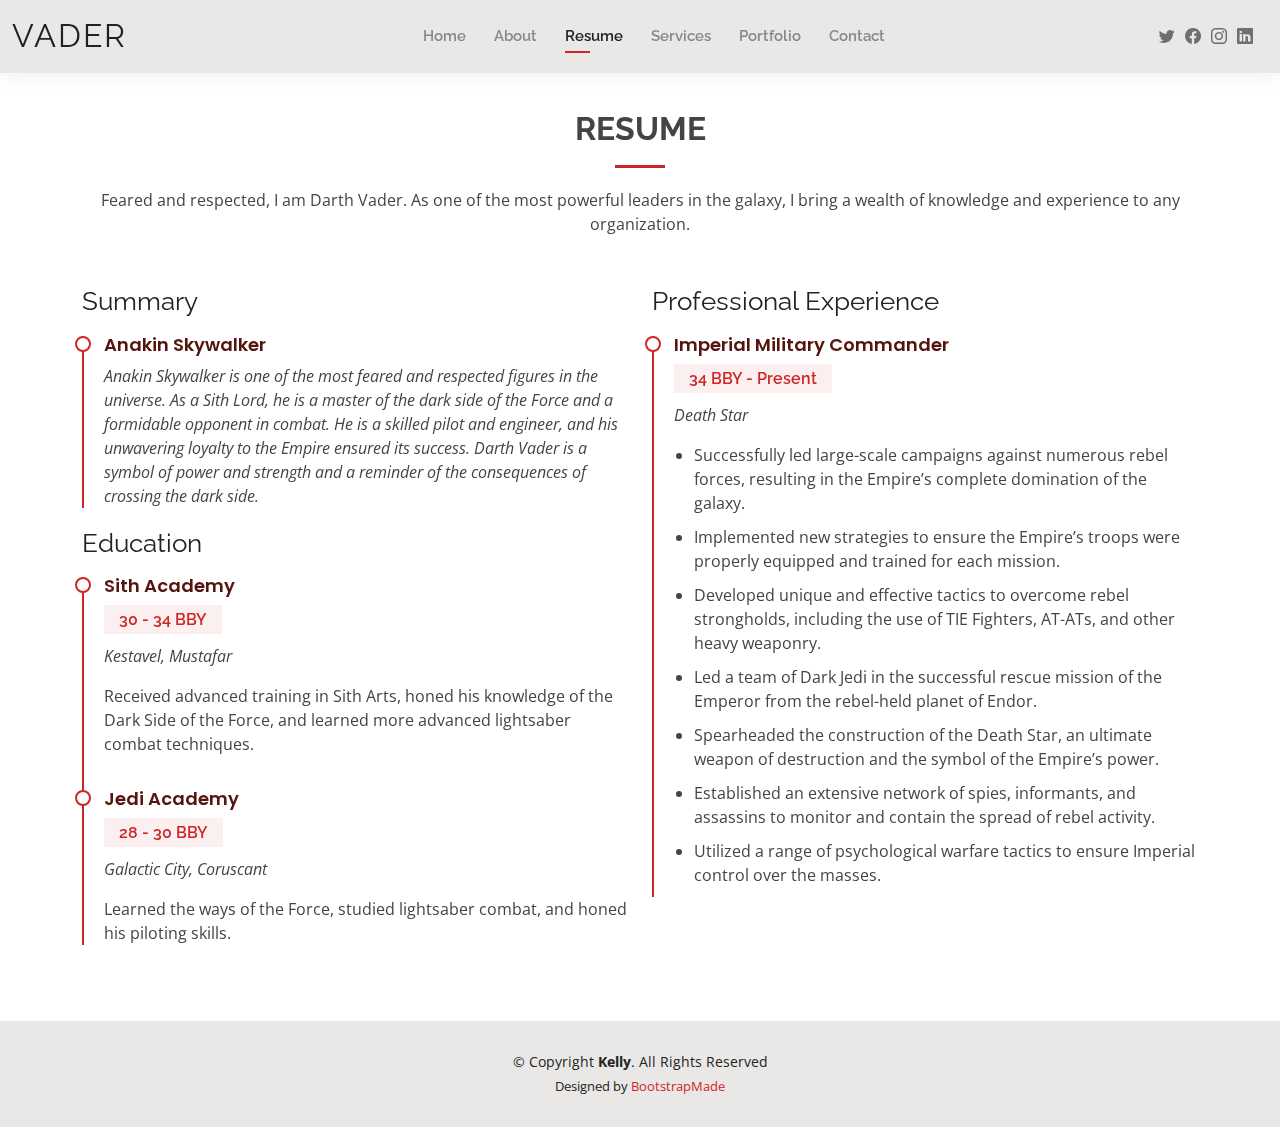
<file: resume.html>
<!DOCTYPE html>
<html lang="en">

<head>
  <meta charset="utf-8">
  <meta content="width=device-width, initial-scale=1.0" name="viewport">

  <title>Resume - Darth Vader</title>
  <meta content="" name="description">
  <meta content="" name="keywords">

  <!-- Favicons -->
  <link href="assets/img/favicon.png" rel="icon">
  <link href="assets/img/apple-touch-icon.png" rel="apple-touch-icon">

  <!-- Google Fonts -->
  <link href="https://fonts.googleapis.com/css?family=Open+Sans:300,300i,400,400i,600,600i,700,700i|Raleway:300,300i,400,400i,500,500i,600,600i,700,700i|Poppins:300,300i,400,400i,500,500i,600,600i,700,700i" rel="stylesheet">

  <!-- Vendor CSS Files -->
  <link href="assets/vendor/aos/aos.css" rel="stylesheet">
  <link href="assets/vendor/bootstrap/css/bootstrap.min.css" rel="stylesheet">
  <link href="assets/vendor/bootstrap-icons/bootstrap-icons.css" rel="stylesheet">
  <link href="assets/vendor/boxicons/css/boxicons.min.css" rel="stylesheet">
  <link href="assets/vendor/glightbox/css/glightbox.min.css" rel="stylesheet">
  <link href="assets/vendor/swiper/swiper-bundle.min.css" rel="stylesheet">

  <!-- Template Main CSS File -->
  <link href="assets/css/style.css" rel="stylesheet">

  <!-- =======================================================
  * Template Name: Kelly - v4.9.1
  * Template URL: https://bootstrapmade.com/kelly-free-bootstrap-cv-resume-html-template/
  * Author: BootstrapMade.com
  * License: https://bootstrapmade.com/license/
  ======================================================== -->
</head>

<body>

  <!-- ======= Header ======= -->
  <header id="header" class="fixed-top">
    <div class="container-fluid d-flex justify-content-between align-items-center">

      <h1 class="logo me-auto me-lg-0"><a href="index.html">Vader</a></h1>
      <!-- Uncomment below if you prefer to use an image logo -->
      <!-- <a href="index.html" class="logo"><img src="assets/img/logo.png" alt="" class="img-fluid"></a>-->

      <nav id="navbar" class="navbar order-last order-lg-0">
        <ul>
          <li><a href="index.html">Home</a></li>
          <li><a href="about.html">About</a></li>
          <li><a class="active" href="resume.html">Resume</a></li>
          <li><a href="services.html">Services</a></li>
          <li><a href="portfolio.html">Portfolio</a></li>
          <li><a href="contact.html">Contact</a></li>
        </ul>
        <i class="bi bi-list mobile-nav-toggle"></i>
      </nav><!-- .navbar -->

      <div class="header-social-links">
        <a href="https://twitter.com/darthvader" class="twitter"><i class="bi bi-twitter"></i></a>
        <a href="https://www.facebook.com/VaderSWAG77/" class="facebook"><i class="bi bi-facebook"></i></a>
        <a href="https://www.instagram.com/official_darthvader/?hl=en" class="instagram"><i class="bi bi-instagram"></i></a>
        <a href="https://i.imgflip.com/6jhg6e.jpg" class="linkedin"><i class="bi bi-linkedin"></i></a>
      </div>

    </div>

  </header><!-- End Header -->

  <main id="main">

    <!-- ======= Resume Section ======= -->
    <section id="resume" class="resume">
      <div class="container" data-aos="fade-up">

        <div class="section-title">
          <h2>Resume</h2>
          <p>Feared and respected, I am Darth Vader. As one of the most powerful leaders in the galaxy, I bring a wealth of knowledge
            and experience to any organization.</p>
        </div>

        <div class="row">
          <div class="col-lg-6">
            <h3 class="resume-title">Summary</h3>
            <div class="resume-item pb-0">
              <h4>Anakin Skywalker</h4>
              <p><em>Anakin Skywalker is one of the most feared and respected figures in the universe. As a Sith Lord, he is a master of
                the dark side of the Force and a formidable opponent in combat. He is a skilled pilot and engineer, and his unwavering loyalty
                to the Empire ensured its success. Darth Vader is a symbol of power and strength and a reminder of the consequences of crossing
                the dark side.</em></p>
            </div>

            <h3 class="resume-title">Education</h3>
            <div class="resume-item">
              <h4>Sith Academy</h4>
              <h5>30 - 34 BBY</h5>
              <p><em>Kestavel, Mustafar</em></p>
              <p>Received advanced training in Sith Arts, honed his knowledge of the Dark Side of the Force, and learned more advanced lightsaber combat techniques.</p>
            </div>
            <div class="resume-item">
              <h4>Jedi Academy</h4>
              <h5>28 - 30 BBY</h5>
              <p><em>Galactic City, Coruscant</em></p>
              <p>Learned the ways of the Force, studied lightsaber combat, and honed his piloting skills.</p>
            </div>
          </div>
          <div class="col-lg-6">
            <h3 class="resume-title">Professional Experience</h3>
            <div class="resume-item">
              <h4>Imperial Military Commander</h4>
              <h5>34 BBY - Present</h5>
              <p><em>Death Star</em></p>
              <p>
              <ul>
                <li>Successfully led large-scale campaigns against numerous rebel forces, resulting in the Empire’s complete domination of the galaxy. </li>
                <li>Implemented new strategies to ensure the Empire’s troops were properly equipped and trained for each mission. </li>
                <li>Developed unique and effective tactics to overcome rebel strongholds, including the use of TIE Fighters, AT-ATs, and other heavy weaponry. </li>
                <li>Led a team of Dark Jedi in the successful rescue mission of the Emperor from the rebel-held planet of Endor.</li>
                <li>Spearheaded the construction of the Death Star, an ultimate weapon of destruction and the symbol of the Empire’s power. </li>
                <li>Established an extensive network of spies, informants, and assassins to monitor and contain the spread of rebel activity. </li>
                <li>Utilized a range of psychological warfare tactics to ensure Imperial control over the masses.</li>
              </ul>
              </p>
            </div>
          </div>
        </div>

      </div>
    </section><!-- End Resume Section -->

  </main><!-- End #main -->

  <!-- ======= Footer ======= -->
  <footer id="footer">
    <div class="container">
      <div class="copyright">
        &copy; Copyright <strong><span>Kelly</span></strong>. All Rights Reserved
      </div>
      <div class="credits">
        <!-- All the links in the footer should remain intact. -->
        <!-- You can delete the links only if you purchased the pro version. -->
        <!-- Licensing information: https://bootstrapmade.com/license/ -->
        <!-- Purchase the pro version with working PHP/AJAX contact form: https://bootstrapmade.com/kelly-free-bootstrap-cv-resume-html-template/ -->
        Designed by <a href="https://bootstrapmade.com/">BootstrapMade</a>
      </div>
    </div>
  </footer><!-- End  Footer -->

  <div id="preloader"></div>
  <a href="#" class="back-to-top d-flex align-items-center justify-content-center"><i class="bi bi-arrow-up-short"></i></a>

  <!-- Vendor JS Files -->
  <script src="assets/vendor/purecounter/purecounter_vanilla.js"></script>
  <script src="assets/vendor/aos/aos.js"></script>
  <script src="assets/vendor/bootstrap/js/bootstrap.bundle.min.js"></script>
  <script src="assets/vendor/glightbox/js/glightbox.min.js"></script>
  <script src="assets/vendor/isotope-layout/isotope.pkgd.min.js"></script>
  <script src="assets/vendor/swiper/swiper-bundle.min.js"></script>
  <script src="assets/vendor/waypoints/noframework.waypoints.js"></script>
  <script src="assets/vendor/php-email-form/validate.js"></script>

  <!-- Template Main JS File -->
  <script src="assets/js/main.js"></script>

</body>

</html>
</file>
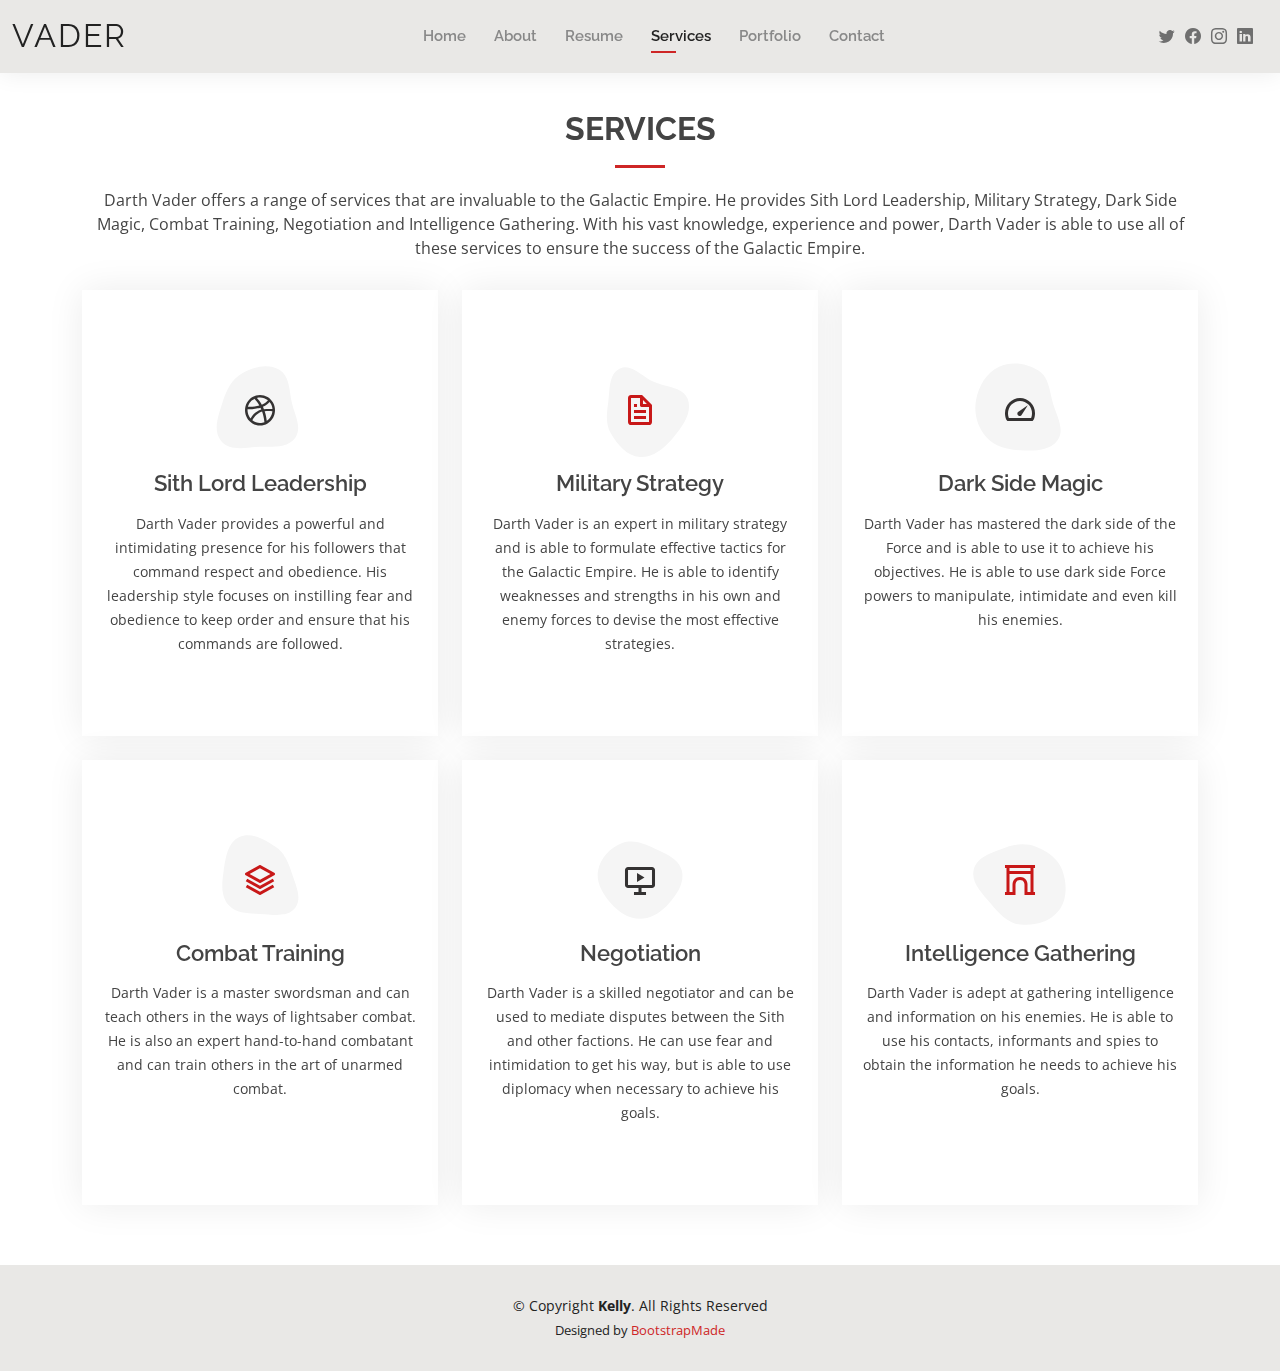
<file: services.html>
<!DOCTYPE html>
<html lang="en">

<head>
  <meta charset="utf-8">
  <meta content="width=device-width, initial-scale=1.0" name="viewport">

  <title>Services - Darth Vader</title>
  <meta content="" name="description">
  <meta content="" name="keywords">

  <!-- Favicons -->
  <link href="assets/img/favicon.png" rel="icon">
  <link href="assets/img/apple-touch-icon.png" rel="apple-touch-icon">

  <!-- Google Fonts -->
  <link href="https://fonts.googleapis.com/css?family=Open+Sans:300,300i,400,400i,600,600i,700,700i|Raleway:300,300i,400,400i,500,500i,600,600i,700,700i|Poppins:300,300i,400,400i,500,500i,600,600i,700,700i" rel="stylesheet">

  <!-- Vendor CSS Files -->
  <link href="assets/vendor/aos/aos.css" rel="stylesheet">
  <link href="assets/vendor/bootstrap/css/bootstrap.min.css" rel="stylesheet">
  <link href="assets/vendor/bootstrap-icons/bootstrap-icons.css" rel="stylesheet">
  <link href="assets/vendor/boxicons/css/boxicons.min.css" rel="stylesheet">
  <link href="assets/vendor/glightbox/css/glightbox.min.css" rel="stylesheet">
  <link href="assets/vendor/swiper/swiper-bundle.min.css" rel="stylesheet">

  <!-- Template Main CSS File -->
  <link href="assets/css/style.css" rel="stylesheet">

  <!-- =======================================================
  * Template Name: Kelly - v4.9.1
  * Template URL: https://bootstrapmade.com/kelly-free-bootstrap-cv-resume-html-template/
  * Author: BootstrapMade.com
  * License: https://bootstrapmade.com/license/
  ======================================================== -->
</head>

<body>

  <!-- ======= Header ======= -->
  <header id="header" class="fixed-top">
    <div class="container-fluid d-flex justify-content-between align-items-center">

      <h1 class="logo me-auto me-lg-0"><a href="index.html">Vader</a></h1>
      <!-- Uncomment below if you prefer to use an image logo -->
      <!-- <a href="index.html" class="logo"><img src="assets/img/logo.png" alt="" class="img-fluid"></a>-->

      <nav id="navbar" class="navbar order-last order-lg-0">
        <ul>
          <li><a href="index.html">Home</a></li>
          <li><a href="about.html">About</a></li>
          <li><a href="resume.html">Resume</a></li>
          <li><a class="active" href="services.html">Services</a></li>
          <li><a href="portfolio.html">Portfolio</a></li>
          <li><a href="contact.html">Contact</a></li>
        </ul>
        <i class="bi bi-list mobile-nav-toggle"></i>
      </nav><!-- .navbar -->

      <div class="header-social-links">
        <a href="https://twitter.com/darthvader" class="twitter"><i class="bi bi-twitter"></i></a>
        <a href="https://www.facebook.com/VaderSWAG77/" class="facebook"><i class="bi bi-facebook"></i></a>
        <a href="https://www.instagram.com/official_darthvader/?hl=en" class="instagram"><i class="bi bi-instagram"></i></a>
        <a href="https://i.imgflip.com/6jhg6e.jpg" class="linkedin"><i class="bi bi-linkedin"></i></a>
      </div>

    </div>

  </header><!-- End Header -->

  <main id="main">

    <!-- ======= Services Section ======= -->
    <section id="services" class="services">
      <div class="container" data-aos="fade-up">

        <div class="section-title">
          <h2>Services</h2>
          <p>Darth Vader offers a range of services that are invaluable to the Galactic Empire. He provides Sith Lord Leadership, Military Strategy, Dark Side Magic, Combat Training, Negotiation and Intelligence Gathering. With his vast knowledge, experience and power, Darth Vader is able to use all of these services to ensure the success of the Galactic Empire.</p>
        </div>

        <div class="row">
          <div class="col-lg-4 col-md-6 d-flex align-items-stretch" data-aos="zoom-in" data-aos-delay="100">
            <div class="icon-box iconbox-blue">
              <div class="icon">
                <svg width="100" height="100" viewBox="0 0 600 600" xmlns="http://www.w3.org/2000/svg">
                  <path stroke="none" stroke-width="0" fill="#f5f5f5" d="M300,521.0016835830174C376.1290562159157,517.8887921683347,466.0731472004068,529.7835943286574,510.70327084640275,468.03025145048787C554.3714126377745,407.6079735673963,508.03601936045806,328.9844924480964,491.2728898941984,256.3432110539036C474.5976632858925,184.082847569629,479.9380746630129,96.60480741107993,416.23090153303,58.64404602377083C348.86323505073057,18.502131276798302,261.93793281208167,40.57373210992963,193.5410806939664,78.93577620505333C130.42746243093433,114.334589627462,98.30271207620316,179.96522072025542,76.75703585869454,249.04625023123273C51.97151888228291,328.5150500222984,13.704378332031375,421.85034740162234,66.52175969318436,486.19268352777647C119.04800174914682,550.1803526380478,217.28368757567262,524.383925680826,300,521.0016835830174"></path>
                </svg>
                <i class="bx bxl-dribbble"></i>
              </div>
              <h4>Sith Lord Leadership</h4>
              <p>Darth Vader provides a powerful and intimidating presence for his followers that command respect and obedience. His leadership style focuses on instilling fear and obedience to keep order and ensure that his commands are followed.</p>
            </div>
          </div>

          <div class="col-lg-4 col-md-6 d-flex align-items-stretch mt-4 mt-md-0" data-aos="zoom-in" data-aos-delay="200">
            <div class="icon-box iconbox-orange ">
              <div class="icon">
                <svg width="100" height="100" viewBox="0 0 600 600" xmlns="http://www.w3.org/2000/svg">
                  <path stroke="none" stroke-width="0" fill="#f5f5f5" d="M300,582.0697525312426C382.5290701553225,586.8405444964366,449.9789794690241,525.3245884688669,502.5850820975895,461.55621195738473C556.606425686781,396.0723002908107,615.8543463187945,314.28637112970534,586.6730223649479,234.56875336149918C558.9533121215079,158.8439757836574,454.9685369536778,164.00468322053177,381.49747125262974,130.76875717737553C312.15926192815925,99.40240125094834,248.97055460311594,18.661163978235184,179.8680185752513,50.54337015887873C110.5421016452524,82.52863877960104,119.82277516462835,180.83849132639028,109.12597500060166,256.43424936330496C100.08760227029461,320.3096726198365,92.17705696193138,384.0621239912766,124.79988738764834,439.7174275375508C164.83382741302287,508.01625554203684,220.96474134820875,577.5009287672846,300,582.0697525312426"></path>
                </svg>
                <i class="bx bx-file"></i>
              </div>
              <h4>Military Strategy</h4>
              <p>Darth Vader is an expert in military strategy and is able to formulate effective tactics for the Galactic Empire. He is able to identify weaknesses and strengths in his own and enemy forces to devise the most effective strategies.</p>
            </div>
          </div>

          <div class="col-lg-4 col-md-6 d-flex align-items-stretch mt-4 mt-lg-0" data-aos="zoom-in" data-aos-delay="300">
            <div class="icon-box iconbox-pink">
              <div class="icon">
                <svg width="100" height="100" viewBox="0 0 600 600" xmlns="http://www.w3.org/2000/svg">
                  <path stroke="none" stroke-width="0" fill="#f5f5f5" d="M300,541.5067337569781C382.14930387511276,545.0595476570109,479.8736841581634,548.3450877840088,526.4010558755058,480.5488172755941C571.5218469581645,414.80211281144784,517.5187510058486,332.0715597781072,496.52539010469104,255.14436215662573C477.37192572678356,184.95920475031193,473.57363656557914,105.61284051026155,413.0603344069578,65.22779650032875C343.27470386102294,18.654635553484475,251.2091493199835,5.337323636656869,175.0934190732945,40.62881213300186C97.87086631185822,76.43348514350839,51.98124368387456,156.15599469081315,36.44837278890362,239.84606092416172C21.716077023791087,319.22268207091537,43.775223500013084,401.1760424656574,96.891909868211,461.97329694683043C147.22146801428983,519.5804099606455,223.5754009179313,538.201503339737,300,541.5067337569781"></path>
                </svg>
                <i class="bx bx-tachometer"></i>
              </div>
              <h4>Dark Side Magic</h4>
              <p>Darth Vader has mastered the dark side of the Force and is able to use it to achieve his objectives. He is able to use dark side Force powers to manipulate, intimidate and even kill his enemies.</p>
            </div>
          </div>

          <div class="col-lg-4 col-md-6 d-flex align-items-stretch mt-4" data-aos="zoom-in" data-aos-delay="100">
            <div class="icon-box iconbox-yellow">
              <div class="icon">
                <svg width="100" height="100" viewBox="0 0 600 600" xmlns="http://www.w3.org/2000/svg">
                  <path stroke="none" stroke-width="0" fill="#f5f5f5" d="M300,503.46388370962813C374.79870501325706,506.71871716319447,464.8034551963731,527.1746412648533,510.4981551193396,467.86667711651364C555.9287308511215,408.9015244558933,512.6030010748507,327.5744911775523,490.211057578863,256.5855673507754C471.097692560561,195.9906835881958,447.69079081568157,138.11976852964426,395.19560036434837,102.3242989838813C329.3053358748298,57.3949838291264,248.02791733380457,8.279543830951368,175.87071277845988,42.242879143198664C103.41431057327972,76.34704239035025,93.79494320519305,170.9812938413882,81.28167332365135,250.07896920659033C70.17666984294237,320.27484674793965,64.84698225790005,396.69656628748305,111.28512138212992,450.4950937839243C156.20124167950087,502.5303643271138,231.32542653798444,500.4755392045468,300,503.46388370962813"></path>
                </svg>
                <i class="bx bx-layer"></i>
              </div>
              <h4>Combat Training</h4>
              <p>Darth Vader is a master swordsman and can teach others in the ways of lightsaber combat. He is also an expert hand-to-hand combatant and can train others in the art of unarmed combat.</p>
            </div>
          </div>

          <div class="col-lg-4 col-md-6 d-flex align-items-stretch mt-4" data-aos="zoom-in" data-aos-delay="200">
            <div class="icon-box iconbox-red">
              <div class="icon">
                <svg width="100" height="100" viewBox="0 0 600 600" xmlns="http://www.w3.org/2000/svg">
                  <path stroke="none" stroke-width="0" fill="#f5f5f5" d="M300,532.3542879108572C369.38199826031484,532.3153073249985,429.10787420159085,491.63046689027357,474.5244479745417,439.17860296908856C522.8885846962883,383.3225815378663,569.1668002868075,314.3205725914397,550.7432151929288,242.7694973846089C532.6665558377875,172.5657663291529,456.2379748765914,142.6223662098291,390.3689995646985,112.34683881706744C326.66090330228417,83.06452184765237,258.84405631176094,53.51806209861945,193.32584062364296,78.48882559362697C121.61183558270385,105.82097193414197,62.805066853699245,167.19869350419734,48.57481801355237,242.6138429142374C34.843463184063346,315.3850353017275,76.69343916112496,383.4422959591041,125.22947124332185,439.3748458443577C170.7312796277747,491.8107796887764,230.57421082200815,532.3932930995766,300,532.3542879108572"></path>
                </svg>
                <i class="bx bx-slideshow"></i>
              </div>
              <h4>Negotiation</h4>
              <p>Darth Vader is a skilled negotiator and can be used to mediate disputes between the Sith and other factions. He can use fear and intimidation to get his way, but is able to use diplomacy when necessary to achieve his goals.</p>
            </div>
          </div>

          <div class="col-lg-4 col-md-6 d-flex align-items-stretch mt-4" data-aos="zoom-in" data-aos-delay="300">
            <div class="icon-box iconbox-teal">
              <div class="icon">
                <svg width="100" height="100" viewBox="0 0 600 600" xmlns="http://www.w3.org/2000/svg">
                  <path stroke="none" stroke-width="0" fill="#f5f5f5" d="M300,566.797414625762C385.7384707136149,576.1784315230908,478.7894351017131,552.8928747891023,531.9192734346935,484.94944893311C584.6109503024035,417.5663521118492,582.489472248146,322.67544863468447,553.9536738515405,242.03673114598146C529.1557734026468,171.96086150256528,465.24506316201064,127.66468636344209,395.9583748389544,100.7403814666027C334.2173773831606,76.7482773500951,269.4350130405921,84.62216499799875,207.1952322260088,107.2889140133804C132.92018162631612,134.33871894543012,41.79353780512637,160.00259165414826,22.644507872594943,236.69541883565114C3.319112789854554,314.0945973066697,72.72355303640163,379.243833228382,124.04198916343866,440.3218312028393C172.9286146004772,498.5055451809895,224.45579914871206,558.5317968840102,300,566.797414625762"></path>
                </svg>
                <i class="bx bx-arch"></i>
              </div>
              <h4>Intelligence Gathering</h4>
              <p>Darth Vader is adept at gathering intelligence and information on his enemies. He is able to use his contacts, informants and spies to obtain the information he needs to achieve his goals.</p>
            </div>
          </div>

        </div>

      </div>
    </section><!-- End Services Section -->

  </main><!-- End #main -->

  <!-- ======= Footer ======= -->
  <footer id="footer">
    <div class="container">
      <div class="copyright">
        &copy; Copyright <strong><span>Kelly</span></strong>. All Rights Reserved
      </div>
      <div class="credits">
        <!-- All the links in the footer should remain intact. -->
        <!-- You can delete the links only if you purchased the pro version. -->
        <!-- Licensing information: https://bootstrapmade.com/license/ -->
        <!-- Purchase the pro version with working PHP/AJAX contact form: https://bootstrapmade.com/kelly-free-bootstrap-cv-resume-html-template/ -->
        Designed by <a href="https://bootstrapmade.com/">BootstrapMade</a>
      </div>
    </div>
  </footer><!-- End  Footer -->

  <div id="preloader"></div>
  <a href="#" class="back-to-top d-flex align-items-center justify-content-center"><i class="bi bi-arrow-up-short"></i></a>

  <!-- Vendor JS Files -->
  <script src="assets/vendor/purecounter/purecounter_vanilla.js"></script>
  <script src="assets/vendor/aos/aos.js"></script>
  <script src="assets/vendor/bootstrap/js/bootstrap.bundle.min.js"></script>
  <script src="assets/vendor/glightbox/js/glightbox.min.js"></script>
  <script src="assets/vendor/isotope-layout/isotope.pkgd.min.js"></script>
  <script src="assets/vendor/swiper/swiper-bundle.min.js"></script>
  <script src="assets/vendor/waypoints/noframework.waypoints.js"></script>
  <script src="assets/vendor/php-email-form/validate.js"></script>

  <!-- Template Main JS File -->
  <script src="assets/js/main.js"></script>

</body>

</html>
</file>
<file: assets/css/new.css>
body {
    font-family: 'Segoe UI', Tahoma, Geneva, Verdana, sans-serif;
}

h1 {
    color: dodgerblue;
    text-align: center;
}

p {
    text-align: center;
}

a.button:link, a.button:visited {
    border: 3px solid dodgerblue;
    background-color: gray;
    color: white;
    padding: 14px 25px;
    text-align: center;
    text-decoration: none;
    display: inline-block;
    width: 30%; 
}

a.button:hover, a.button:active {
    background-color: tomato;
}

img {
    display: block;
    margin-left: auto;
    margin-right: auto;
    width: 40%;
}

.links, .list {
    display: block;
    margin-left: 42.3%;
    width: 40%;
}

iframe {
    display: block;
    margin-left: auto;
    margin-right: auto;
    width: 40%;
}

span.background {
    background-color: aliceblue;
    color: dodgerblue;
}

ul.css {
    margin-left: 30%;
    margin-right: 30%
}

li.font-color {
    color: tomato;
}

li.font-family {
    font-family:'Courier New', Courier, monospace;
}

div.tableauPlaceholder {
    margin: auto;
}

.position {
    color: dodgerblue;
    background-color: aliceblue;
    padding: 0px 0;
    position: absolute;
}

.one {
    margin-top: -7%;
    left: 20%;
}

.two {
    margin-top: -5%;
    left: 42.3%;
}

.three {
    margin-top: -9%;
    right: 25%;
}
</file>
<file: assets/css/style.css>
/**
* Template Name: Kelly - v4.9.1
* Template URL: https://bootstrapmade.com/kelly-free-bootstrap-cv-resume-html-template/
* Author: BootstrapMade.com
* License: https://bootstrapmade.com/license/
*/

/*--------------------------------------------------------------
# General
--------------------------------------------------------------*/
body {
  font-family: "Open Sans", sans-serif;
  color: #444444;
}

a {
  color: #ce2626;
  text-decoration: none;
}

a:hover {
  color: #cd5151;
  text-decoration: none;
}

h1,
h2,
h3,
h4,
h5,
h6 {
  font-family: "Raleway", sans-serif;
}

#main {
  margin-top: 50px;
}

@media (max-width: 992px) {
  #main {
    margin-top: 30px;
  }
}

/*--------------------------------------------------------------
# Preloader
--------------------------------------------------------------*/
#preloader {
  position: fixed;
  top: 0;
  left: 0;
  right: 0;
  bottom: 0;
  z-index: 9999;
  overflow: hidden;
  background: #fff;
}

#preloader:before {
  content: "";
  position: fixed;
  top: calc(50% - 30px);
  left: calc(50% - 30px);
  border: 6px solid #ce2626;
  border-top-color: #f5dcdc;
  border-radius: 50%;
  width: 60px;
  height: 60px;
  -webkit-animation: animate-preloader 1s linear infinite;
  animation: animate-preloader 1s linear infinite;
}

@-webkit-keyframes animate-preloader {
  0% {
    transform: rotate(0deg);
  }

  100% {
    transform: rotate(360deg);
  }
}

@keyframes animate-preloader {
  0% {
    transform: rotate(0deg);
  }

  100% {
    transform: rotate(360deg);
  }
}

/*--------------------------------------------------------------
# Back to top button
--------------------------------------------------------------*/
.back-to-top {
  position: fixed;
  visibility: hidden;
  opacity: 0;
  right: 15px;
  bottom: 15px;
  z-index: 996;
  background: #ce2626;
  width: 40px;
  height: 40px;
  border-radius: 50px;
  transition: all 0.4s;
}

.back-to-top i {
  font-size: 24px;
  color: #fff;
  line-height: 0;
}

.back-to-top:hover {
  background: #f14646;
  color: #fff;
}

.back-to-top.active {
  visibility: visible;
  opacity: 1;
}

/*--------------------------------------------------------------
# Header
--------------------------------------------------------------*/
#header {
  background: #e9e8e6;
  box-shadow: 0px 0px 25px 0 rgba(0, 0, 0, 0.08);
  z-index: 997;
  padding: 15px 0;
}

#header .logo {
  font-size: 32px;
  margin: 0;
  padding: 0;
  line-height: 1;
  font-weight: 400;
  letter-spacing: 2px;
  text-transform: uppercase;
}

#header .logo a {
  color: #222222;
}

#header .logo img {
  max-height: 40px;
}

@media (max-width: 992px) {
  #header .logo {
    font-size: 28px;
  }
}

/*--------------------------------------------------------------
# Header Social Links
--------------------------------------------------------------*/
.header-social-links {
  padding-right: 15px;
}

.header-social-links a {
  color: #6f6f6f;
  padding-left: 6px;
  display: inline-block;
  line-height: 0px;
  transition: 0.3s;
  font-size: 16px;
}

.header-social-links a:hover {
  color: #ce2626;
}

/*--------------------------------------------------------------
# Navigation Menu
--------------------------------------------------------------*/
/**
* Desktop Navigation 
*/
.navbar {
  padding: 0;
}

.navbar ul {
  margin: 0;
  padding: 0;
  display: flex;
  list-style: none;
  align-items: center;
}

.navbar li {
  position: relative;
  padding: 10px 0 10px 28px;
}

.navbar a,
.navbar a:focus {
  display: flex;
  align-items: center;
  justify-content: space-between;
  font-family: "Raleway", sans-serif;
  font-size: 15px;
  font-weight: 600;
  color: #888888;
  white-space: nowrap;
  transition: 0.3s;
  position: relative;
}

.navbar a i,
.navbar a:focus i {
  font-size: 12px;
  line-height: 0;
  margin-left: 5px;
}

.navbar>ul>li>a:before {
  content: "";
  position: absolute;
  width: 0;
  height: 2px;
  bottom: -5px;
  left: 0;
  background-color: #ce2626;
  visibility: hidden;
  width: 0px;
  transition: all 0.3s ease-in-out 0s;
}

.navbar a:hover:before,
.navbar li:hover>a:before,
.navbar .active:before {
  visibility: visible;
  width: 25px;
}

.navbar a:hover,
.navbar .active,
.navbar .active:focus,
.navbar li:hover>a {
  color: #222222;
}

.navbar .dropdown ul {
  display: block;
  position: absolute;
  left: 14px;
  top: calc(100% + 30px);
  margin: 0;
  padding: 10px 0;
  z-index: 99;
  opacity: 0;
  visibility: hidden;
  background: #fff;
  box-shadow: 0px 0px 30px rgba(127, 137, 161, 0.25);
  transition: 0.3s;
  border-radius: 4px;
}

.navbar .dropdown ul li {
  min-width: 200px;
  padding: 0;
}

.navbar .dropdown ul a {
  padding: 10px 20px;
  font-size: 15px;
  text-transform: none;
  font-weight: 600;
}

.navbar .dropdown ul a i {
  font-size: 12px;
}

.navbar .dropdown ul a:hover,
.navbar .dropdown ul .active:hover,
.navbar .dropdown ul li:hover>a {
  color: #ce2626;
}

.navbar .dropdown:hover>ul {
  opacity: 1;
  top: 100%;
  visibility: visible;
}

.navbar .dropdown .dropdown ul {
  top: 0;
  left: calc(100% - 30px);
  visibility: hidden;
}

.navbar .dropdown .dropdown:hover>ul {
  opacity: 1;
  top: 0;
  left: 100%;
  visibility: visible;
}

@media (max-width: 1366px) {
  .navbar .dropdown .dropdown ul {
    left: -90%;
  }

  .navbar .dropdown .dropdown:hover>ul {
    left: -100%;
  }
}

/**
* Mobile Navigation 
*/
.mobile-nav-toggle {
  color: #222222;
  font-size: 28px;
  cursor: pointer;
  display: none;
  line-height: 0;
  transition: 0.5s;
}

.mobile-nav-toggle.bi-x {
  color: #fff;
}

@media (max-width: 991px) {
  .mobile-nav-toggle {
    display: block;
  }

  .navbar ul {
    display: none;
  }
}

.navbar-mobile {
  position: fixed;
  overflow: hidden;
  top: 0;
  right: 0;
  left: 0;
  bottom: 0;
  background: rgba(9, 9, 9, 0.9);
  transition: 0.3s;
  z-index: 999;
}

.navbar-mobile .mobile-nav-toggle {
  position: absolute;
  top: 15px;
  right: 15px;
}

.navbar-mobile ul {
  display: block;
  position: absolute;
  top: 55px;
  right: 15px;
  bottom: 15px;
  left: 15px;
  padding: 10px 0;
  border-radius: 10px;
  background-color: #fff;
  overflow-y: auto;
  transition: 0.3s;
}

.navbar-mobile a,
.navbar-mobile a:focus {
  font-size: 15px;
  padding-right: 15px;
  color: #222222;
}

.navbar-mobile a:hover,
.navbar-mobile .active,
.navbar-mobile li:hover>a {
  color: #ce2626;
}

.navbar-mobile .getstarted,
.navbar-mobile .getstarted:focus {
  margin: 15px;
}

.navbar-mobile .dropdown ul {
  position: static;
  display: none;
  margin: 10px 20px;
  padding: 10px 0;
  z-index: 99;
  opacity: 1;
  visibility: visible;
  background: #fff;
  box-shadow: 0px 0px 30px rgba(127, 137, 161, 0.25);
}

.navbar-mobile .dropdown ul li {
  min-width: 200px;
}

.navbar-mobile .dropdown ul a {
  padding: 10px 20px;
}

.navbar-mobile .dropdown ul a i {
  font-size: 12px;
}

.navbar-mobile .dropdown ul a:hover,
.navbar-mobile .dropdown ul .active:hover,
.navbar-mobile .dropdown ul li:hover>a {
  color: #ce2626;
}

.navbar-mobile .dropdown>.dropdown-active {
  display: block;
}

/*--------------------------------------------------------------
# Hero Section
--------------------------------------------------------------*/
#hero {
  width: 100%;
  height: 100vh;
  background: url("../img/hero-bg.png") top right;
  background-size: cover;
}

#hero .container {
  padding-top: 70px;
  position: relative;
}

@media (max-width: 992px) {
  #hero .container {
    padding-top: 58px;
  }
}

#hero h1 {
  margin: 0;
  font-size: 48px;
  font-weight: 700;
  line-height: 56px;
  color: #222222;
}

#hero h2 {
  color: white;
  margin: 10px 0 0 0;
  font-size: 22px;
}

#hero .btn-about {
  font-family: "Raleway", sans-serif;
  text-transform: uppercase;
  font-weight: 600;
  font-size: 12px;
  letter-spacing: 1px;
  display: inline-block;
  padding: 12px 40px;
  border-radius: 50px;
  transition: 0.5s;
  margin-top: 30px;
  color: #fff;
  background: #000000;
}

#hero .btn-about:hover {
  background: #ce2626;
}

@media (min-width: 1024px) {
  #hero {
    background-attachment: fixed;
  }
}

@media (max-width: 992px) {
  #hero:before {
    content: "";
    background: rgba(255, 255, 255, 0.8);
    position: absolute;
    bottom: 0;
    top: 0;
    left: 0;
    right: 0;
  }

  #hero h1 {
    font-size: 28px;
    line-height: 36px;
  }

  #hero h2 {
    font-size: 18px;
    line-height: 24px;
  }
}

/*--------------------------------------------------------------
# Sections General
--------------------------------------------------------------*/
section {
  padding: 60px 0;
}

.section-bg {
  background-color: #e7f8f6;
}

.section-title {
  text-align: center;
  padding-bottom: 30px;
}

.section-title h2 {
  font-size: 32px;
  font-weight: bold;
  text-transform: uppercase;
  margin-bottom: 20px;
  padding-bottom: 20px;
  position: relative;
}

.section-title h2::after {
  content: "";
  position: absolute;
  display: block;
  width: 50px;
  height: 3px;
  background: #ce2626;
  bottom: 0;
  left: calc(50% - 25px);
}

.section-title p {
  margin-bottom: 0;
}

/*--------------------------------------------------------------
# Cta
--------------------------------------------------------------*/
.cta {
  background: linear-gradient(rgba(0, 0, 0, 0.6), rgba(0, 0, 0, 0.6)), url("../img/bg-1.jpg") fixed center center;
  background-size: cover;
  padding: 80px 0;
}

.cta h3 {
  color: #fff;
  font-size: 28px;
  font-weight: 700;
}

.cta p {
  color: #fff;
}

.cta .cta-btn {
  font-family: "Raleway", sans-serif;
  text-transform: uppercase;
  font-weight: 500;
  font-size: 16px;
  letter-spacing: 1px;
  display: inline-block;
  padding: 8px 20px;
  border-radius: 2px;
  transition: 0.5s;
  margin: 10px;
  border: 2px solid #fff;
  color: #fff;
}

.cta .cta-btn:hover {
  background: #ce2626;
  border: 2px solid #ce2626;
}

@media (max-width: 1024px) {
  .cta {
    background-attachment: scroll;
  }
}

@media (min-width: 769px) {
  .cta .cta-btn-container {
    display: flex;
    align-items: center;
    justify-content: flex-end;
  }
}

/*--------------------------------------------------------------
# About
--------------------------------------------------------------*/
.about .content h3 {
  font-weight: 700;
  font-size: 26px;
  color: #555555;
}

.about .content ul {
  list-style: none;
  padding: 0;
}

.about .content ul li {
  padding-bottom: 10px;
}

.about .content ul i {
  font-size: 20px;
  padding-right: 2px;
  color: #ce2626;
}

.about .content p:last-child {
  margin-bottom: 0;
}

/*--------------------------------------------------------------
# Skills
--------------------------------------------------------------*/
.skills .progress {
  height: 60px;
  display: block;
  background: none;
  border-radius: 0;
}

.skills .progress .skill {
  padding: 10px 0;
  margin: 0 0 6px 0;
  text-transform: uppercase;
  display: block;
  font-weight: 600;
  font-family: "Poppins", sans-serif;
  color: #222222;
}

.skills .progress .skill .val {
  float: right;
  font-style: normal;
}

.skills .progress-bar-wrap {
  background: #f3f3f3;
}

.skills .progress-bar {
  width: 1px;
  height: 10px;
  transition: 0.9s;
  background-color: #ce2626;
}

/*--------------------------------------------------------------
# Facts
--------------------------------------------------------------*/
.facts .counters span {
  font-size: 48px;
  display: block;
  color: #ce2626;
}

.facts .counters p {
  padding: 0;
  margin: 0 0 20px 0;
  font-family: "Raleway", sans-serif;
  font-size: 14px;
}

/*--------------------------------------------------------------
# Testimonials
--------------------------------------------------------------*/
.testimonials .section-header {
  margin-bottom: 40px;
}

.testimonials .testimonials-carousel,
.testimonials .testimonials-slider {
  overflow: hidden;
}

.testimonials .testimonial-item {
  text-align: center;
}

.testimonials .testimonial-item .testimonial-img {
  width: 120px;
  border-radius: 50%;
  border: 4px solid #fff;
  margin: 0 auto;
}

.testimonial-img-p {
  height: 120px;
  border-radius: 50%;
  border: 4px solid #fff;
  margin: 0 auto;
}

.testimonials .testimonial-item h3 {
  font-size: 20px;
  font-weight: bold;
  margin: 10px 0 5px 0;
  color: #111;
}

.testimonials .testimonial-item h4 {
  font-size: 14px;
  color: #999;
  margin: 0 0 15px 0;
}

.testimonials .testimonial-item .quote-icon-left,
.testimonials .testimonial-item .quote-icon-right {
  color: #efc8c8;
  font-size: 26px;
}

.testimonials .testimonial-item .quote-icon-left {
  display: inline-block;
  left: -5px;
  position: relative;
}

.testimonials .testimonial-item .quote-icon-right {
  display: inline-block;
  right: -5px;
  position: relative;
  top: 10px;
}

.testimonials .testimonial-item p {
  font-style: italic;
  margin: 0 auto 15px auto;
}

@media (min-width: 992px) {
  .testimonials .testimonial-item p {
    width: 80%;
  }
}

.testimonials .swiper-pagination {
  margin-top: 20px;
  position: relative;
}

.testimonials .swiper-pagination .swiper-pagination-bullet {
  width: 12px;
  height: 12px;
  background-color: #fff;
  opacity: 1;
  border: 1px solid #ce2626;
}

.testimonials .swiper-pagination .swiper-pagination-bullet-active {
  background-color: #ce2626;
}

/*--------------------------------------------------------------
# Resume
--------------------------------------------------------------*/
.resume .resume-title {
  font-size: 26px;
  font-weight: 400;
  margin-top: 20px;
  margin-bottom: 20px;
  color: #222222;
}

.resume .resume-item {
  padding: 0 0 20px 20px;
  margin-top: -2px;
  border-left: 2px solid #ce2626;
  position: relative;
}

.resume .resume-item h4 {
  line-height: 18px;
  font-size: 18px;
  font-weight: 600;
  font-family: "Poppins", sans-serif;
  color: #55150e;
  margin-bottom: 10px;
}

.resume .resume-item h5 {
  font-size: 16px;
  background: #fbefef;
  padding: 5px 15px;
  display: inline-block;
  font-weight: 600;
  margin-bottom: 10px;
  color: #ce2626;
}

.resume .resume-item ul {
  padding-left: 20px;
}

.resume .resume-item ul li {
  padding-bottom: 10px;
}

.resume .resume-item:last-child {
  padding-bottom: 0;
}

.resume .resume-item::before {
  content: "";
  position: absolute;
  width: 16px;
  height: 16px;
  border-radius: 50px;
  left: -9px;
  top: 0;
  background: #fff;
  border: 2px solid #ce2626;
}

/*--------------------------------------------------------------
# Services
--------------------------------------------------------------*/
.services .icon-box {
  text-align: center;
  padding: 70px 20px 80px 20px;
  transition: all ease-in-out 0.3s;
  background: #fff;
  box-shadow: 0px 0 35px 0 rgba(0, 0, 0, 0.08);
}

.services .icon-box .icon {
  margin: 0 auto;
  width: 100px;
  height: 100px;
  display: flex;
  align-items: center;
  justify-content: center;
  transition: ease-in-out 0.3s;
  position: relative;
}

.services .icon-box .icon i {
  font-size: 36px;
  transition: 0.5s;
  position: relative;
}

.services .icon-box .icon svg {
  position: absolute;
  top: 0;
  left: 0;
}

.services .icon-box .icon svg path {
  transition: 0.5s;
  fill: #f5f5f5;
}

.services .icon-box h4 {
  font-weight: 600;
  margin: 10px 0 15px 0;
  font-size: 22px;
}

.services .icon-box h4 a {
  color: #222222;
  transition: ease-in-out 0.3s;
}

.services .icon-box p {
  line-height: 24px;
  font-size: 14px;
  margin-bottom: 0;
}

.services .iconbox-blue i {
  color: #343232;
}

.services .iconbox-blue:hover .icon i {
  color: #fff;
}

.services .iconbox-blue:hover .icon path {
  fill: #343232;
}

.services .iconbox-orange i {
  color: #c81818;
}

.services .iconbox-orange:hover .icon i {
  color: #fff;
}

.services .iconbox-orange:hover .icon path {
  fill: #c81818;
}

.services .iconbox-pink i {
  color: #343232;
}

.services .iconbox-pink:hover .icon i {
  color: #fff;
}

.services .iconbox-pink:hover .icon path {
  fill: #343232;
}

.services .iconbox-yellow i {
  color: #c81818;
}

.services .iconbox-yellow:hover .icon i {
  color: #fff;
}

.services .iconbox-yellow:hover .icon path {
  fill: #c81818;
}

.services .iconbox-red i {
  color: #343232;
}

.services .iconbox-red:hover .icon i {
  color: #fff;
}

.services .iconbox-red:hover .icon path {
  fill: #343232;
}

.services .iconbox-teal i {
  color: #c81818;
}

.services .iconbox-teal:hover .icon i {
  color: #fff;
}

.services .iconbox-teal:hover .icon path {
  fill: #c81818;
}

/*--------------------------------------------------------------
# Portfolio
--------------------------------------------------------------*/
.portfolio .portfolio-item {
  margin-bottom: 30px;
}

.portfolio #portfolio-flters {
  padding: 0;
  margin: 0 auto 20px auto;
  list-style: none;
  text-align: center;
}

.portfolio #portfolio-flters li {
  cursor: pointer;
  display: inline-block;
  padding: 8px 16px 10px 16px;
  font-size: 13px;
  font-weight: 500;
  line-height: 1;
  text-transform: uppercase;
  color: #444444;
  margin-bottom: 5px;
  transition: all 0.3s ease-in-out;
  border-radius: 50px;
}

.portfolio #portfolio-flters li:hover,
.portfolio #portfolio-flters li.filter-active {
  color: #fff;
  background: #ce2626;
}

.portfolio #portfolio-flters li:last-child {
  margin-right: 0;
}

.portfolio .portfolio-wrap {
  transition: 0.3s;
  position: relative;
  overflow: hidden;
  z-index: 1;
  background: rgba(34, 34, 34, 0.6);
}

.portfolio .portfolio-wrap::before {
  content: "";
  background: rgba(34, 34, 34, 0.6);
  position: absolute;
  left: 0;
  right: 0;
  top: 0;
  bottom: 0;
  transition: all ease-in-out 0.3s;
  z-index: 2;
  opacity: 0;
}

.portfolio .portfolio-wrap img {
  transition: all ease-in-out 0.3s;
}

.portfolio .portfolio-wrap .portfolio-info {
  opacity: 0;
  position: absolute;
  top: 0;
  left: 0;
  right: 0;
  bottom: 0;
  z-index: 3;
  transition: all ease-in-out 0.3s;
  display: flex;
  flex-direction: column;
  justify-content: flex-end;
  align-items: flex-start;
  padding: 20px;
}

.portfolio .portfolio-wrap .portfolio-info h4 {
  font-size: 20px;
  color: #fff;
  font-weight: 600;
}

.portfolio .portfolio-wrap .portfolio-info p {
  color: rgba(255, 255, 255, 0.7);
  font-size: 14px;
  text-transform: uppercase;
  padding: 0;
  margin: 0;
  font-style: italic;
}

.portfolio .portfolio-wrap .portfolio-links {
  text-align: center;
  z-index: 4;
}

.portfolio .portfolio-wrap .portfolio-links a {
  color: #fff;
  margin: 0 5px 0 0;
  font-size: 28px;
  display: inline-block;
  transition: 0.3s;
}

.portfolio .portfolio-wrap .portfolio-links a:hover {
  color: #d97878;
}

.portfolio .portfolio-wrap:hover::before {
  opacity: 1;
}

.portfolio .portfolio-wrap:hover img {
  transform: scale(1.2);
}

.portfolio .portfolio-wrap:hover .portfolio-info {
  opacity: 1;
}

/*--------------------------------------------------------------
# Portfolio Details
--------------------------------------------------------------*/
.portfolio-details {
  padding-top: 0;
}

.portfolio-details .portfolio-details-slider img {
  width: 100%;
}

.portfolio-details .portfolio-details-slider .swiper-pagination {
  margin-top: 20px;
  position: relative;
}

.portfolio-details .portfolio-details-slider .swiper-pagination .swiper-pagination-bullet {
  width: 12px;
  height: 12px;
  background-color: #fff;
  opacity: 1;
  border: 1px solid #ce2626;
}

.portfolio-details .portfolio-details-slider .swiper-pagination .swiper-pagination-bullet-active {
  background-color: #ce2626;
}

.portfolio-details .portfolio-info {
  padding: 30px;
  box-shadow: 0px 0 30px rgba(34, 34, 34, 0.08);
}

.portfolio-details .portfolio-info h3 {
  font-size: 22px;
  font-weight: 700;
  margin-bottom: 20px;
  padding-bottom: 20px;
  border-bottom: 1px solid #eee;
}

.portfolio-details .portfolio-info ul {
  list-style: none;
  padding: 0;
  font-size: 15px;
}

.portfolio-details .portfolio-info ul li+li {
  margin-top: 10px;
}

.portfolio-details .portfolio-description {
  padding-top: 30px;
}

.portfolio-details .portfolio-description h2 {
  font-size: 26px;
  font-weight: 700;
  margin-bottom: 20px;
}

.portfolio-details .portfolio-description p {
  padding: 0;
}

/*--------------------------------------------------------------
# Contact
--------------------------------------------------------------*/
.contact .info {
  width: 100%;
  background: #fff;
}

.contact .info i {
  font-size: 20px;
  color: #ce2626;
  float: left;
  width: 44px;
  height: 44px;
  background: #fbefef;
  display: flex;
  justify-content: center;
  align-items: center;
  border-radius: 50px;
  transition: all 0.3s ease-in-out;
}

.contact .info h4 {
  padding: 0 0 0 60px;
  font-size: 22px;
  font-weight: 600;
  margin-bottom: 5px;
  color: #222222;
}

.contact .info p {
  padding: 0 0 0 60px;
  margin-bottom: 0;
  font-size: 14px;
  color: #555555;
}

.contact .info .email,
.contact .info .phone {
  margin-top: 40px;
}

.contact .info .email:hover i,
.contact .info .address:hover i,
.contact .info .phone:hover i {
  background: #ce2626;
  color: #fff;
}

.contact .php-email-form {
  width: 100%;
  background: #fff;
}

.contact .php-email-form .form-group {
  padding-bottom: 8px;
}

.contact .php-email-form .error-message {
  display: none;
  color: #fff;
  background: #ed3c0d;
  text-align: center;
  padding: 15px;
  font-weight: 600;
}

.contact .php-email-form .sent-message {
  display: none;
  color: #fff;
  background: #18d26e;
  text-align: center;
  padding: 15px;
  font-weight: 600;
}

.contact .php-email-form .loading {
  display: none;
  background: #fff;
  text-align: center;
  padding: 15px;
}

.contact .php-email-form .loading:before {
  content: "";
  display: inline-block;
  border-radius: 50%;
  width: 24px;
  height: 24px;
  margin: 0 10px -6px 0;
  border: 3px solid #18d26e;
  border-top-color: #eee;
  -webkit-animation: animate-loading 1s linear infinite;
  animation: animate-loading 1s linear infinite;
}

.contact .php-email-form input,
.contact .php-email-form textarea {
  border-radius: 4px;
  box-shadow: none;
  font-size: 14px;
}

.contact .php-email-form input:focus,
.contact .php-email-form textarea:focus {
  border-color: #ce2626;
}

.contact .php-email-form input {
  height: 44px;
}

.contact .php-email-form textarea {
  padding: 10px 12px;
}

.contact .php-email-form button[type=submit] {
  background: #000000;
  border: 0;
  padding: 10px 30px 12px 30px;
  color: #fff;
  transition: 0.4s;
  border-radius: 50px;
}

.contact .php-email-form button[type=submit]:hover {
  background: #ce2626;
}

@-webkit-keyframes animate-loading {
  0% {
    transform: rotate(0deg);
  }

  100% {
    transform: rotate(360deg);
  }
}

@keyframes animate-loading {
  0% {
    transform: rotate(0deg);
  }

  100% {
    transform: rotate(360deg);
  }
}

/*--------------------------------------------------------------
# Footer
--------------------------------------------------------------*/
#footer {
  background: #e9e8e6;
  padding: 30px 0;
  color: #222222;
  font-size: 14px;
  text-align: center;
}

#footer .credits {
  padding-top: 5px;
  font-size: 13px;
}

#footer .credits a {
  color: #ce2626;
}
</file>
